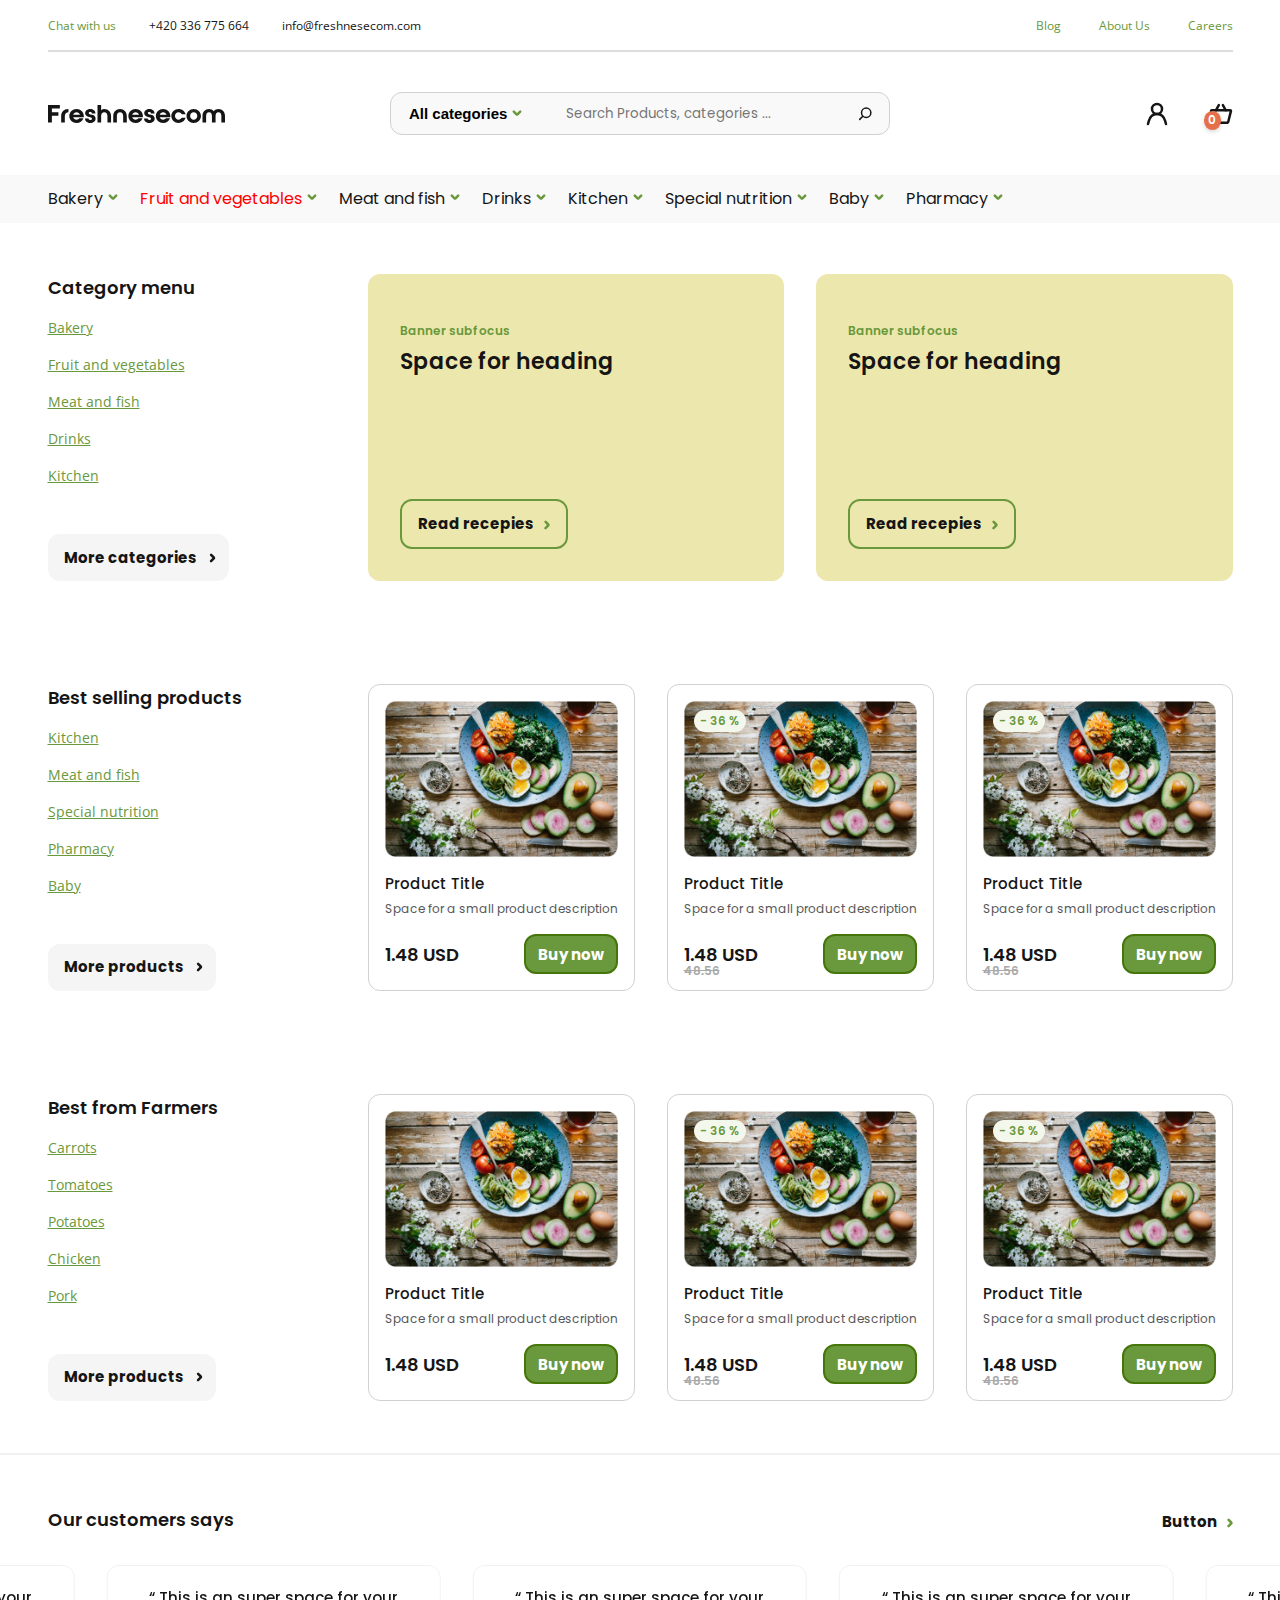
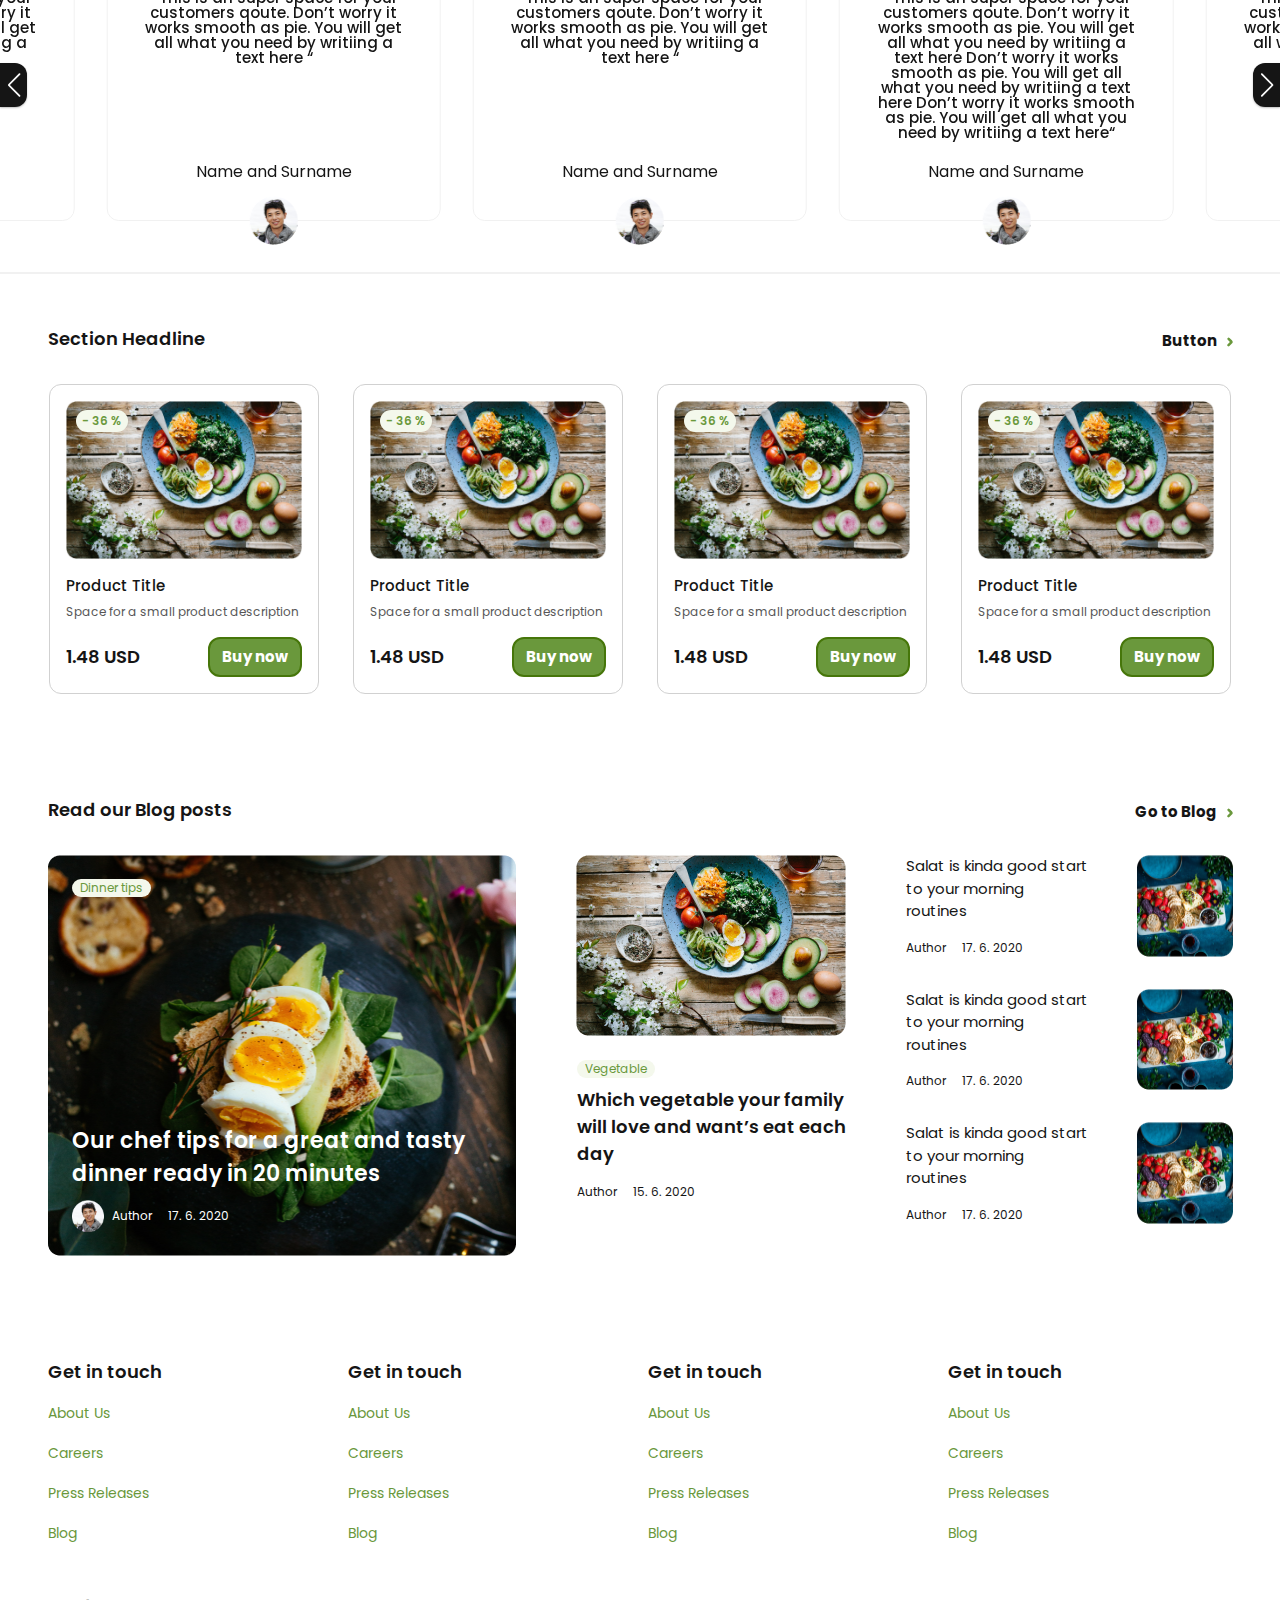
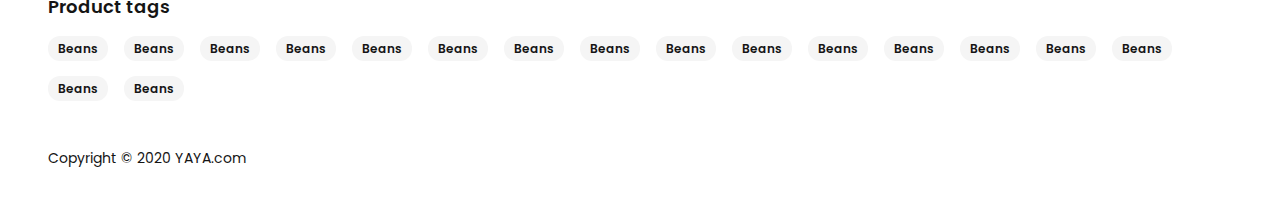
<file: index.html>
<!DOCTYPE html>
<html lang="en">
  <head>
    <meta charset="UTF-8" />
    <meta http-equiv="X-UA-Compatible" content="IE=edge" />
    <meta name="viewport" content="width=device-width, initial-scale=1.0" />
    <link
      rel="stylesheet"
      href="https://cdn.jsdelivr.net/npm/swiper@8/swiper-bundle.min.css"
    />
    <link rel="icon" href="" type="image/gif" sizes="16x16" />
    <link rel="stylesheet" href="css/main.css" />
    <title>E-comerce</title>
  </head>
  <body>
    <div class="wrapper">
      <header>
        <div class="header container">
          <div class="header__top top">
            <ul class="top-contacts">
              <li class="contact__item">
                <a href="#" class="contact__link link__green">Chat with us</a>
              </li>
              <li class="contact__item">
                <a href="tel:+420336775664" class="contact__link"
                  >+420 336 775 664</a
                >
              </li>
              <li class="contact__item">
                <a
                  href="mailto:info@freshnesecom.com"
                  target="_blank"
                  class="contact__link"
                  >info@freshnesecom.com</a
                >
              </li>
            </ul>
            <nav class="top__navigation">
              <ul class="navigation__list">
                <li class="navigation__item">
                  <a
                    href="#"
                    target="_blank"
                    class="navigation__link link__green"
                    >Blog</a
                  >
                </li>
                <li class="navigation__item">
                  <a
                    href="#"
                    target="_blank"
                    class="navigation__link link__green"
                    >About Us</a
                  >
                </li>
                <li class="navigation__item">
                  <a
                    href="#"
                    target="_blank"
                    class="navigation__link link__green"
                    >Careers</a
                  >
                </li>
              </ul>
            </nav>
          </div>
          <div class="header__middle middle">
            <a class="middle__image">
              <img src="image/logo.svg" alt="logo"/>
            </a>
            <form action="#" method="#" class="search-form">
              <div class="select__wrapper">
                <select name="categories" id="categories" class="form-select">
                  <option value="All">All categories</option>
                  <option value="gagaga">gagaga</option>
                  <option value="tatatat">tatatat</option>
                  <option value="shashasha">shashasha</option>
                </select>
              </div>
              <input
                type="text"
                class="search__input"
                placeholder="Search Products, categories ..."
              />
              <button class="search__button" type="button"></button>
            </form>
            <div class="header__user user">
              <a href="#" class="user__profile">
                <img src="image/header/user.svg" alt="user" />
              </a>
              <div class="user__basket">
                <img src="image/header/basket.svg" alt="basket" />
                <p class="basket__amount">0</p>
              </div>

              <div class="bkg-modal">
                <div class="basket-modal">
                  <h3 class="modal__title">Shopping cart</h3>
                  <div class="modal__body"></div>
                  <div class="modal__total">
                    <div class="total__subtotal">
                      <h4>Subtotal</h4>
                      <span class="total__total-price">0</span>
                      <span>USD</span>
                    </div>
                    <div class="total__buttons">
                      <button class="continue close-modal">
                        Continue shopping
                      </button>
                      <a href="chechout/checkout.html" class="Checkout">Go to Checkout</a>
                    </div>
                  </div>
                </div>
              </div>
            </div>
          </div>
        </div>
        <div class="chapters">
          <div class="container">
            <ul class="chapter__list">
              <li>
                <a href="#">Bakery</a>
              </li>
              <li>
                <a class="link-fruit" href="fruits/fruit.html" style="color: red;"
                  >Fruit and vegetables</a
                >
              </li>
              <li>
                <a href="#">Meat and fish</a>
              </li>
              <li>
                <a href="#">Drinks</a>
              </li>
              <li>
                <a href="#">Kitchen</a>
              </li>
              <li>
                <a href="#">Special nutrition</a>
              </li>
              <li>
                <a href="#">Baby</a>
              </li>
              <li>
                <a href="#">Pharmacy</a>
              </li>
            </ul>
          </div>
        </div>
      </header>
      <main>
        <!--------------------------------------------------------------------->
        <section class="category-menu loyut container">
          <div class="menu__block">
            <h4 class="title">Category menu</h4>
            <ul class="menu__list">
              <li data-tab="#tab_6" class="tab__item">Bakery</li>
              <li data-tab="#tab_7" class="tab__item">Fruit and vegetables</li>
              <li data-tab="#tab_8" class="tab__item">Meat and fish</li>
              <li data-tab="#tab_9" class="tab__item">Drinks</li>
              <li data-tab="#tab_10" class="tab__item">Kitchen</li>
            </ul>
            <a href="#" class="menu__button">More categories</a>
          </div>
          <div class="category-menu__content">
            <div id="tab_6" class="tab-content">
              <article class="category-menu__article article">
                <h4 class="article__subtitle">Banner subfocus</h4>
                <h3 class="article__title">Space for heading</h3>
                <a href="#" class="article__button">Read recepies</a>
              </article>
              <article class="category-menu__article article">
                <h4 class="article__subtitle">Banner subfocus</h4>
                <h3 class="article__title">Space for heading</h3>
                <a href="#" class="article__button">Read recepies</a>
              </article>
            </div>
            <div id="tab_7" class="tab-content">
              <article class="category-menu__article article">
                <h4 class="article__subtitle">Banner subfocus</h4>
              </article>
              <article class="category-menu__article article">
                <h3 class="article__title">Space for heading</h3>
                <a href="#" class="article__button">Read recepies</a>
              </article>
            </div>
            <div id="tab_8" class="tab-content">
              <article class="category-menu__article article">
                <h4 class="article__subtitle">Banner subfocus</h4>
              </article>
            </div>
            <div id="tab_9" class="tab-content">
              <article class="category-menu__article article">
                <h4 class="article__subtitle">
                  Lorem ipsum dolor sit amet consectetur, adipisicing elit.
                  Architecto, officia reiciendis vero amet rerum sit sequi
                  aperiam consequatur facilis, quidem doloribus minus quam enim
                  eaque doloremque quis nemo eos quo.
                </h4>
              </article>
              <article class="category-menu__article article">
                <h3 class="article__title">Space for heading</h3>
                <a href="#" class="article__button">Read recepies</a>
              </article>
            </div>
            <div id="tab_10" class="tab-content">
              <article class="category-menu__article article">
                <h4 class="article__subtitle">Banner subfocus</h4>
              </article>
              <article class="category-menu__article article">
                <h3 class="article__title">Space for heading</h3>
                <a href="#" class="article__button">Read recepies</a>
              </article>
              <article class="category-menu__article article">
                <h3 class="article__title">Space for heading</h3>
                <a href="#" class="article__button">Read recepies</a>
              </article>
              <article class="category-menu__article article">
                <h3 class="article__title">Space for heading</h3>
                <a href="#" class="article__button">Read recepies</a>
              </article>
            </div>
          </div>
        </section>
        <!--------------------------------------------------------------------->
        <section class="best loyut container">
          <div class="menu__block">
            <h4 class="title">Best selling products</h4>
            <ul class="menu__list">
              <li class="menu__tab" data-tab="#tab_1">Kitchen</li>
              <li class="menu__tab" data-tab="#tab_2">Meat and fish</li>
              <li class="menu__tab" data-tab="#tab_3">Special nutrition</li>
              <li class="menu__tab" data-tab="#tab_4">Pharmacy</li>
              <li class="menu__tab" data-tab="#tab_5">Baby</li>
            </ul>
            <a href="#" class="menu__button">More products</a>
          </div>
          <div class="best__body">
            <div class="body__tabs" id="tab_1">
              <article class="best__article" data-id="01">
                <a href="#" class="best__image"
                  ><img
                    src="image/best/card.png"
                    alt="content"
                    class="best__img"
                /></a>
                <h4 class="best__title">Product Title</h4>
                <p class="best__text">Space for a small product description</p>
                <div class="best__price">
                  <p class="best__number">1.48 USD</p>
                  <button class="best__button">Buy now</button>
                </div>
              </article>
              <article class="best__article" data-id="02">
                <a href="#" class="best__image"
                  ><img
                    src="image/best/card.png"
                    alt="content"
                    class="best__img"
                /></a>
                <span class="discount">- 36 %</span>
                <h4 class="best__title">Product Title</h4>
                <p class="best__text">Space for a small product description</p>
                <div class="best__price">
                  <p class="best__number">1.48 USD</p>
                  <span>48.56</span>
                  <button class="best__button">Buy now</button>
                </div>
              </article>
              <article class="best__article" data-id="03">
                <a href="#" class="best__image"
                  ><img
                    src="image/best/card.png"
                    alt="content"
                    class="best__img"
                /></a>
                <span class="discount">- 36 %</span>
                <h4 class="best__title">Product Title</h4>
                <p class="best__text">Space for a small product description</p>
                <div class="best__price">
                  <p class="best__number">1.48 USD</p>
                  <span>48.56</span>
                  <button class="best__button">Buy now</button>
                </div>
              </article>
            </div>
            <div class="body__tabs" id="tab_2">
              <article class="best__article" data-id="04">
                <a href="#" class="best__image"
                  ><img
                    src="image/best/card.png"
                    alt="content"
                    class="best__img"
                /></a>
                <h4 class="best__title">Product Title</h4>
                <p class="best__text">Space for a small product description</p>
                <div class="best__price">
                  <p class="best__number">1.48 USD</p>
                  <button class="best__button">Buy now</button>
                </div>
              </article>
              <article class="best__article" data-id="05">
                <a href="#" class="best__image"
                  ><img
                    src="image/best/card.png"
                    alt="content"
                    class="best__img"
                /></a>
                <h4 class="best__title">Product Title</h4>
                <p class="best__text">Space for a small product description</p>
                <div class="best__price">
                  <p class="best__number">1.48 USD</p>
                  <button class="best__button">Buy now</button>
                </div>
              </article>
            </div>
            <div class="body__tabs" id="tab_3">
              <article class="best__article" data-id="06">
                <a href="#" class="best__image"
                  ><img
                    src="../image/best/card.png"
                    alcontentt=""
                    class="best__image"
                /></a>
                <h4 class="best__title">Product Title</h4>
                <p class="best__text">
                  Lorem ipsum dolor, sit amet consectetur adipisicing elit.
                  Veritatis molestiae, hic asperiores sequi iure nesciunt quo
                  saepe tempora dolorem minus, laborum quidem modi pariatur
                  iste? Totam esse pariatur hic nobis!
                </p>
                <div class="best__price">
                  <p class="best__number">1.48 USD</p>
                  <button class="best__button">Buy now</button>
                </div>
              </article>
              <article class="best__article" data-id="07">
                <a href="#" class="best__image"
                  ><img
                    src="image/best/card.png"
                    alt="content"
                    class="best__img"
                /></a>
                <span class="discount">- 36 %</span>
                <h4 class="best__title">Product Title</h4>
                <p class="best__text">Space for a small product description</p>
                <div class="best__price">
                  <p class="best__number">1.48 USD</p>
                  <span>48.56</span>
                  <button class="best__button">Buy now</button>
                </div>
              </article>
              <article class="best__article" data-id="08">
                <a href="#" class="best__image"
                  ><img
                    src="image/best/card.png"
                    alt="content"
                    class="best__img"
                /></a>
                <span class="discount">- 36 %</span>
                <h4 class="best__title">Product Title</h4>
                <p class="best__text">Space for a small product description</p>
                <div class="best__price">
                  <p class="best__number">1.48 USD</p>
                  <span>48.56</span>
                  <button class="best__button">Buy now</button>
                </div>
              </article>
            </div>
            <div class="body__tabs" id="tab_4">
              <article class="best__article" data-id="09">
                <a href="#" class="best__image"
                  ><img
                    src="image/best/card.png"
                    alt="content"
                    class="best__img"
                /></a>
                <h4 class="best__title">Product Title</h4>
                <p class="best__text">Space for a small product description</p>
                <div class="best__price">
                  <p class="best__number">1.48 USD</p>
                  <button class="best__button">Buy now</button>
                </div>
              </article>
              <article class="best__article" data-id="10">
                <a href="#" class="best__image"
                  ><img
                    src="image/best/card.png"
                    alt="content"
                    class="best__img"
                /></a>
                <span class="discount">- 36 %</span>
                <h4 class="best__title">Product Title</h4>
                <p class="best__text">Space for a small product description</p>
                <div class="best__price">
                  <p class="best__number">1.48 USD</p>
                  <span>48.56</span>
                  <button class="best__button">Buy now</button>
                </div>
              </article>
              <article class="best__article" data-id="11">
                <a href="#" class="best__image"
                  ><img
                    src="image/best/card.png"
                    alt="content"
                    class="best__img"
                /></a>
                <span class="discount">- 36 %</span>
                <h4 class="best__title">Product Title</h4>
                <p class="best__text">Space for a small product description</p>
                <div class="best__price">
                  <p class="best__number">1.48 USD</p>
                  <span>48.56</span>
                  <button class="best__button">Buy now</button>
                </div>
              </article>
            </div>
            <div class="body__tabs" id="tab_5">
              <article class="best__article" data-id="12">
                <a href="#" class="best__image"
                  ><img
                    src="image/best/card.png"
                    alt="content"
                    class="best__img"
                /></a>
                <h4 class="best__title">Product Title</h4>
                <p class="best__text">Space for a small product description</p>
                <div class="best__price">
                  <p class="best__number">1.48 USD</p>
                  <button class="best__button">Buy now</button>
                </div>
              </article>
              <article class="best__article" data-id="13">
                <a href="#" class="best__image"
                  ><img
                    src="image/best/card.png"
                    alt="content"
                    class="best__img"
                /></a>
                <span class="discount">- 36 %</span>
                <h4 class="best__title">Product Title</h4>
                <p class="best__text">Space for a small product description</p>
                <div class="best__price">
                  <p class="best__number">1.48 USD</p>
                  <span>48.56</span>
                  <button class="best__button">Buy now</button>
                </div>
              </article>
              <article class="best__article" data-id="14">
                <a href="#" class="best__image"
                  ><img
                    src="image/best/card.png"
                    alt="content"
                    class="best__img"
                /></a>
                <span class="discount">- 36 %</span>
                <h4 class="best__title">Product Title</h4>
                <p class="best__text">Space for a small product description</p>
                <div class="best__price">
                  <p class="best__number">1.48 USD</p>
                  <span>48.56</span>
                  <button class="best__button">Buy now</button>
                </div>
              </article>
            </div>
          </div>
        </section>
        <!--------------------------------------------------------------------->
        <section class="best loyut container">
          <div class="menu__block">
            <h4 class="title">Best from Farmers</h4>
            <ul class="menu__list">
              <li class="second" data-tab="#tab_11">Carrots</li>
              <li class="second" data-tab="#tab_12">Tomatoes</li>
              <li class="second" data-tab="#tab_13">Potatoes</li>
              <li class="second" data-tab="#tab_14">Chicken</li>
              <li class="second" data-tab="#tab_15">Pork</li>
            </ul>
            <a href="#" class="menu__button">More products</a>
          </div>
          <div class="best__body">
            <div class="second-body" id="tab_11">
              <article class="best__article" data-id="15">
                <a href="#" class="best__image"
                  ><img
                    src="image/best/card.png"
                    alt="content"
                    class="best__img"
                /></a>
                <h4 class="best__title">Product Title</h4>
                <p class="best__text">Space for a small product description</p>
                <div class="best__price">
                  <p class="best__number">1.48 USD</p>
                  <button class="best__button">Buy now</button>
                </div>
              </article>
              <article class="best__article" data-id="16">
                <a href="#" class="best__image"
                  ><img
                    src="image/best/card.png"
                    alt="content"
                    class="best__img"
                /></a>
                <span class="discount">- 36 %</span>
                <h4 class="best__title">Product Title</h4>
                <p class="best__text">Space for a small product description</p>
                <div class="best__price">
                  <p class="best__number">1.48 USD</p>
                  <span>48.56</span>
                  <button class="best__button">Buy now</button>
                </div>
              </article>
              <article class="best__article" data-id="17">
                <a href="#" class="best__image"
                  ><img
                    src="image/best/card.png"
                    alt="content"
                    class="best__img"
                /></a>
                <span class="discount">- 36 %</span>
                <h4 class="best__title">Product Title</h4>
                <p class="best__text">Space for a small product description</p>
                <div class="best__price">
                  <p class="best__number">1.48 USD</p>
                  <span>48.56</span>
                  <button class="best__button">Buy now</button>
                </div>
              </article>
            </div>
            <div class="second-body" id="tab_12">
              <article class="best__article" data-id="18">
                <a href="#" class="best__image"
                  ><img
                    src="image/best/card.png"
                    alt="content"
                    class="best__img"
                /></a>
                <h4 class="best__title">Product Title</h4>
                <p class="best__text">Space for a small product description</p>
                <div class="best__price">
                  <p class="best__number">1.48 USD</p>
                  <button class="best__button">Buy now</button>
                </div>
              </article>
              <article class="best__article" data-id="19">
                <a href="#" class="best__image"
                  ><img
                    src="image/best/card.png"
                    alt="content"
                    class="best__img"
                /></a>
                <h4 class="best__title">Product Title</h4>
                <p class="best__text">Space for a small product description</p>
                <div class="best__price">
                  <p class="best__number">1.48 USD</p>
                  <button class="best__button">Buy now</button>
                </div>
              </article>
            </div>
            <div class="second-body" id="tab_13">
              <article class="best__article" data-id="20">
                <a href="#" class="best__image"
                  ><img
                    src="image/best/card.png"
                    alt="content"
                    class="best__img"
                /></a>
                <h4 class="best__title">Product Title</h4>
                <p class="best__text">
                  Lorem ipsum dolor, sit amet consectetur adipisicing elit.
                  Veritatis molestiae, hic asperiores sequi iure nesciunt quo
                  saepe tempora dolorem minus, laborum quidem modi pariatur
                  iste? Totam esse pariatur hic nobis!
                </p>
                <div class="best__price">
                  <p class="best__number">1.48 USD</p>
                  <button class="best__button">Buy now</button>
                </div>
              </article>
              <article class="best__article" data-id="21">
                <a href="#" class="best__image"
                  ><img
                    src="image/best/card.png"
                    alt="content"
                    class="best__img"
                /></a>
                <span class="discount">- 36 %</span>
                <h4 class="best__title">Product Title</h4>
                <p class="best__text">Space for a small product description</p>
                <div class="best__price">
                  <p class="best__number">1.48 USD</p>
                  <span>48.56</span>
                  <button class="best__button">Buy now</button>
                </div>
              </article>
              <article class="best__article" data-id="22">
                <a href="#" class="best__image"
                  ><img
                    src="image/best/card.png"
                    alt="content"
                    class="best__img"
                /></a>
                <span class="discount">- 36 %</span>
                <h4 class="best__title">Product Title</h4>
                <p class="best__text">Space for a small product description</p>
                <div class="best__price">
                  <p class="best__number">1.48 USD</p>
                  <span>48.56</span>
                  <button class="best__button">Buy now</button>
                </div>
              </article>
            </div>
            <div class="second-body" id="tab_14">
              <article class="best__article" data-id="23">
                <a href="#" class="best__image"
                  ><img
                    src="image/best/card.png"
                    alt="content"
                    class="best__img"
                /></a>
                <h4 class="best__title">Product Title</h4>
                <p class="best__text">Space for a small product description</p>
                <div class="best__price">
                  <p class="best__number">1.48 USD</p>
                  <button class="best__button">Buy now</button>
                </div>
              </article>
              <article class="best__article" data-id="24">
                <a href="#" class="best__image"
                  ><img
                    src="image/best/card.png"
                    alt="content"
                    class="best__img"
                /></a>
                <span class="discount">- 36 %</span>
                <h4 class="best__title">Product Title</h4>
                <p class="best__text">Space for a small product description</p>
                <div class="best__price">
                  <p class="best__number">1.48 USD</p>
                  <span>48.56</span>
                  <button class="best__button">Buy now</button>
                </div>
              </article>
              <article class="best__article" data-id="25">
                <a href="#" class="best__image"
                  ><img
                    src="image/best/card.png"
                    alt="content"
                    class="best__img"
                /></a>
                <span class="discount">- 36 %</span>
                <h4 class="best__title">Product Title</h4>
                <p class="best__text">Space for a small product description</p>
                <div class="best__price">
                  <p class="best__number">1.48 USD</p>
                  <span>48.56</span>
                  <button class="best__button">Buy now</button>
                </div>
              </article>
            </div>
            <div class="second-body" id="tab_15">
              <article class="best__article" data-id="26">
                <a href="#" class="best__image"
                  ><img
                    src="image/best/card.png"
                    alt="content"
                    class="best__img"
                /></a>
                <h4 class="best__title">Product Title</h4>
                <p class="best__text">Space for a small product description</p>
                <div class="best__price">
                  <p class="best__number">1.48 USD</p>
                  <button class="best__button">Buy now</button>
                </div>
              </article>
              <article class="best__article" data-id="27">
                <a href="#" class="best__image"
                  ><img
                    src="image/best/card.png"
                    alt="content"
                    class="best__img"
                /></a>
                <span class="discount">- 36 %</span>
                <h4 class="best__title">Product Title</h4>
                <p class="best__text">Space for a small product description</p>
                <div class="best__price">
                  <p class="best__number">1.48 USD</p>
                  <span>48.56</span>
                  <button class="best__button">Buy now</button>
                </div>
              </article>
              <article class="best__article" data-id="28">
                <a href="#" class="best__image"
                  ><img
                    src="image/best/card.png"
                    alt="content"
                    class="best__img"
                /></a>
                <span class="discount">- 36 %</span>
                <h4 class="best__title">Product Title</h4>
                <p class="best__text">Space for a small product description</p>
                <div class="best__price">
                  <p class="best__number">1.48 USD</p>
                  <span>48.56</span>
                  <button class="best__button">Buy now</button>
                </div>
              </article>
            </div>
          </div>
        </section>
        <!--------------------------------------------------------------------->

        <section class="customers">
          <div class="customers__head container">
            <h2 class="customers__title title">Our customers says</h2>
            <a href="#" class="customers__button">Button</a>
          </div>
          <div class="customers-content">
            <div class="customers-swiper swiper-container">
              <div class="customers-wrapper swiper-wrapper">
                <div class="customers-slide swiper-slide">
                  <blockquote class="customers__blockquote">
                    “ This is an super space for your customers qoute. Don’t
                    worry it works smooth as pie. You will get all what you need
                    by writiing a text here “
                  </blockquote>
                  <p class="customers__name">Name and Surname</p>
                </div>
                <div class="customers-slide swiper-slide">
                  <blockquote class="customers__blockquote">
                    “ This is an super space for your customers qoute. Don’t
                    worry it works smooth as pie. You will get all what you need
                    by writiing a text here Don’t worry it works smooth as pie.
                    You will get all what you need by writiing a text here Don’t
                    worry it works smooth as pie. You will get all what you need
                    by writiing a text here“
                  </blockquote>
                  <p class="customers__name">Name and Surname</p>
                </div>
                <div class="customers-slide swiper-slide">
                  <blockquote class="customers__blockquote">
                    “ This is an super space for your customers qoute. Don’t
                    worry it works smooth as pie. You will get all what you need
                    by writiing a text here “
                  </blockquote>
                  <p class="customers__name">Name and Surname</p>
                </div>
                <div class="customers-slide swiper-slide">
                  <blockquote class="customers__blockquote">
                    “ This is an super space for your customers qoute. Don’t
                    worry it works smooth as pie. You will get all what you need
                    by writiing a text here “
                  </blockquote>
                  <p class="customers__name">Name and Surname</p>
                </div>
              </div>
              <div class="swiper-button-prev"></div>
              <div class="swiper-button-next"></div>
            </div>
          </div>
        </section>
        <!--------------------------------------------------------------------->
        <section class="headline container">
          <div class="customers__head">
            <h2 class="customers__title title">Section Headline</h2>
            <a href="#" class="customers__button">Button</a>
          </div>
          <div class="headline__body">
            <article class="best__article">
               <a href="#" class="best__image"
                 ><img src="image/best/card.png" alt="content" class="best__img"
               /></a>
               <span class="discount">- 36 %</span>
               <h4 class="best__title">Product Title</h4>
               <p class="best__text">Space for a small product description</p>
               <div class="best__price">
                 <p class="best__number">1.48 USD</p>
                 <button class="best__button">Buy now</button>
               </div>
             </article>
            <article class="best__article">
              <a href="#" class="best__image"
                ><img src="image/best/card.png" alt="content" class="best__img"
              /></a>
              <span class="discount">- 36 %</span>
              <h4 class="best__title">Product Title</h4>
              <p class="best__text">Space for a small product description</p>
              <div class="best__price">
                <p class="best__number">1.48 USD</p>
                <button class="best__button">Buy now</button>
              </div>
            </article>
            <article class="best__article">
              <a href="#" class="best__image"
                ><img src="image/best/card.png" alt="content" class="best__img"
              /></a>
              <span class="discount">- 36 %</span>
              <h4 class="best__title">Product Title</h4>
              <p class="best__text">Space for a small product description</p>
              <div class="best__price">
                <p class="best__number">1.48 USD</p>
                <button class="best__button">Buy now</button>
              </div>
            </article>
            <article class="best__article">
              <a href="#" class="best__image"
                ><img src="image/best/card.png" alt="content" class="best__img"
              /></a>
              <span class="discount">- 36 %</span>
              <h4 class="best__title">Product Title</h4>
              <p class="best__text">Space for a small product description</p>
              <div class="best__price">
                <p class="best__number">1.48 USD</p>
                <button class="best__button">Buy now</button>
              </div>
            </article>
          </div>
        </section>
        <!--------------------------------------------------------------------->

        <section class="blog container">
          <div class="customers__head">
            <h2 class="customers__title title">Read our Blog posts</h2>
            <a href="#" class="customers__button">Go to Blog</a>
          </div>
          <div class="blog__content">
            <div class="content__dinner">
              <img src="image/blog/dinner.png" alt="dinner" />
              <span class="dinner__tips">Dinner tips</span>
              <div class="dinner__text">
                <h4 class="big-title">
                  Our chef tips for a great and tasty dinner ready in 20 minutes
                </h4>
                <p class="author">Author<span>17. 6. 2020</span></p>
              </div>
            </div>
            <div class="content__vegetables">
              <img src="image/best/card.png" alt="card" />
              <div class="vegetables__text">
                <p class="vegetables__tips">Vegetable</p>
                <h4 class="vegetables__title">
                  Which vegetable your family will love and want’s eat each day
                </h4>
                <p class="author">Author<span>15. 6. 2020</span></p>
              </div>
            </div>
            <div class="content__recepts">
              <div class="recepts__item">
                <div class="recepts__text">
                  <h4 class="recepts__title">
                    Salat is kinda good start to your morning routines
                  </h4>
                  <p class="author">Author<span>17. 6. 2020</span></p>
                </div>
                <img src="image/blog/salad.png" alt="salad" />
              </div>
              <div class="recepts__item">
                <div class="recepts__text">
                  <h4 class="recepts__title">
                    Salat is kinda good start to your morning routines
                  </h4>
                  <p class="author">Author<span>17. 6. 2020</span></p>
                </div>
                <img src="image/blog/salad.png" alt="salad" />
              </div>
              <div class="recepts__item">
                <div class="recepts__text">
                  <h4 class="recepts__title">
                    Salat is kinda good start to your morning routines
                  </h4>
                  <p class="author">Author<span>17. 6. 2020</span></p>
                </div>
                <img src="image/blog/salad.png" alt="salad" />
              </div>
            </div>
          </div>
        </section>
      </main>

      <footer>
        <div class="container">
          <div class="footer-top">
            <ul class="footer__top-list">
              <li>
                <a href="#">Get in touch</a>
              </li>
              <li>
                <a href="#">About Us</a>
              </li>
              <li>
                <a href="#">Careers</a>
              </li>
              <li>
                <a href="#">Press Releases</a>
              </li>
              <li>
                <a href="#">Blog</a>
              </li>
            </ul>
            <ul class="footer__top-list">
              <li>
                <a href="#">Get in touch</a>
              </li>
              <li>
                <a href="#">About Us</a>
              </li>
              <li>
                <a href="#">Careers</a>
              </li>
              <li>
                <a href="#">Press Releases</a>
              </li>
              <li>
                <a href="#">Blog</a>
              </li>
            </ul>
            <ul class="footer__top-list">
              <li>
                <a href="#">Get in touch</a>
              </li>
              <li>
                <a href="#">About Us</a>
              </li>
              <li>
                <a href="#">Careers</a>
              </li>
              <li>
                <a href="#">Press Releases</a>
              </li>
              <li>
                <a href="#">Blog</a>
              </li>
            </ul>
            <ul class="footer__top-list">
              <li>
                <a href="#">Get in touch</a>
              </li>
              <li>
                <a href="#">About Us</a>
              </li>
              <li>
                <a href="#">Careers</a>
              </li>
              <li>
                <a href="#">Press Releases</a>
              </li>
              <li>
                <a href="#">Blog</a>
              </li>
            </ul>
          </div>
          <div class="footer__midle">
            <h4>Product tags</h4>
            <ul class="midle__list">
              <li>
                <a href="#">Beans</a>
              </li>
              <li>
                <a href="#">Beans</a>
              </li>
              <li>
                <a href="#">Beans</a>
              </li>
              <li>
                <a href="#">Beans</a>
              </li>
              <li>
                <a href="#">Beans</a>
              </li>
              <li>
                <a href="#">Beans</a>
              </li>
              <li>
                <a href="#">Beans</a>
              </li>
              <li>
                <a href="#">Beans</a>
              </li>
              <li>
                <a href="#">Beans</a>
              </li>
              <li>
                <a href="#">Beans</a>
              </li>
              <li>
                <a href="#">Beans</a>
              </li>
              <li>
                <a href="#">Beans</a>
              </li>
              <li>
                <a href="#">Beans</a>
              </li>
              <li>
                <a href="#">Beans</a>
              </li>
              <li>
                <a href="#">Beans</a>
              </li>
              <li>
                <a href="#">Beans</a>
              </li>
              <li>
                <a href="#">Beans</a>
              </li>
            </ul>
          </div>
          <p class="copy">Copyright © 2020 YAYA.com</p>
        </div>
      </footer>
    </div>
    <script src="https://cdn.jsdelivr.net/npm/swiper@8/swiper-bundle.min.js"></script>
    <script src="script/basket.js"></script>
    <script src="script/main.js"></script>
  </body>
</html>
</file>
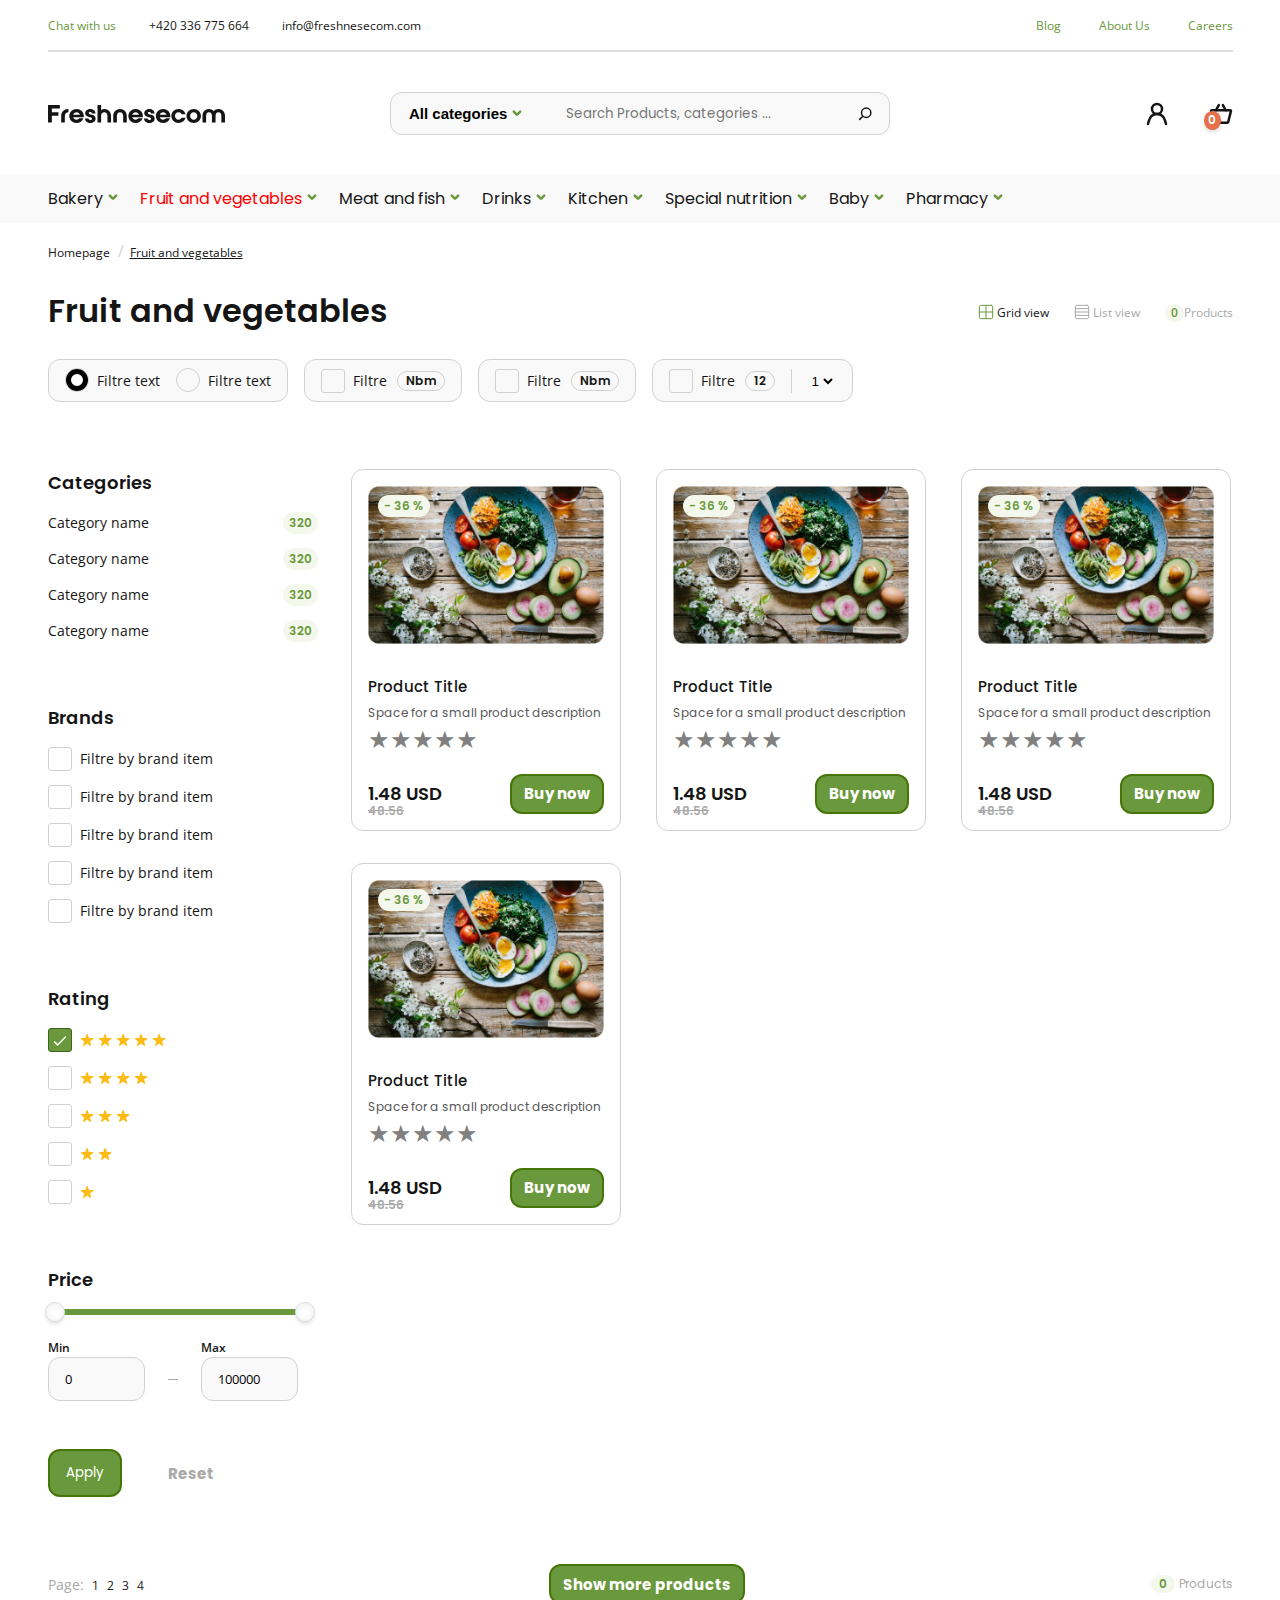
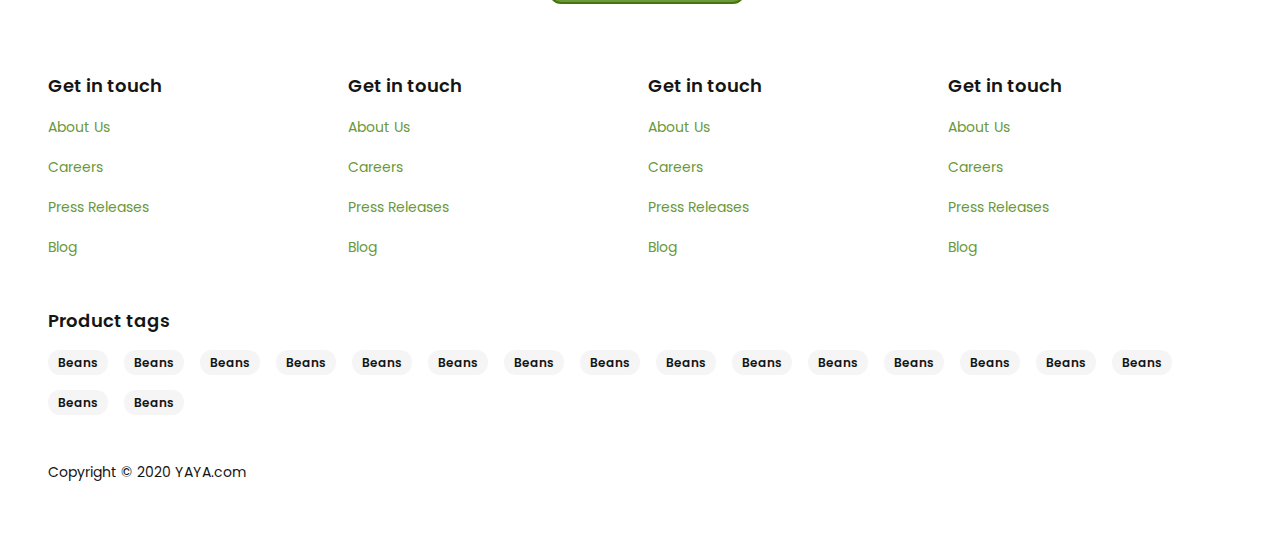
<file: fruits/fruit.html>
<!DOCTYPE html>
<html lang="en">
  <head>
    <meta charset="UTF-8" />
    <meta http-equiv="X-UA-Compatible" content="IE=edge" />
    <meta name="viewport" content="width=device-width, initial-scale=1.0" />
    <link rel="icon" href="" type="image/gif" sizes="16x16" />
    <link rel="stylesheet" href="css/nouislider.css" />
    <link rel="stylesheet" href="css/fruit.css" />
    <title>Fruit and vegetables</title>
  </head>

  <body>
    <div class="wrapper">
      <header>
        <div class="header container">
          <div class="header__top top">
            <ul class="top-contacts">
              <li class="contact__item">
                <a href="#" class="contact__link link__green">Chat with us</a>
              </li>
              <li class="contact__item">
                <a href="tel:+420336775664" class="contact__link"
                  >+420 336 775 664</a
                >
              </li>
              <li class="contact__item">
                <a
                  href="mailto:info@freshnesecom.com"
                  target="_blank"
                  class="contact__link"
                  >info@freshnesecom.com</a
                >
              </li>
            </ul>
            <nav class="top__navigation">
              <ul class="navigation__list">
                <li class="navigation__item">
                  <a
                    href="#"
                    target="_blank"
                    class="navigation__link link__green"
                    >Blog</a
                  >
                </li>
                <li class="navigation__item">
                  <a
                    href="#"
                    target="_blank"
                    class="navigation__link link__green"
                    >About Us</a
                  >
                </li>
                <li class="navigation__item">
                  <a
                    href="#"
                    target="_blank"
                    class="navigation__link link__green"
                    >Careers</a
                  >
                </li>
              </ul>
            </nav>
          </div>
          <div class="header__middle middle">
            <a href="../index.html" class="middle__image">
              <img src="image/logo.svg" alt="logo" />
            </a>
            <form action="#" method="#" class="search-form">
              <div class="select__wrapper">
                <select name="categories" id="" class="form-select">
                  <option value="All">All categories</option>
                  <option value="gagaga">gagaga</option>
                  <option value="tatatat">tatatat</option>
                  <option value="shashasha">shashasha</option>
                </select>
              </div>
              <input
                type="text"
                class="search__input"
                placeholder="Search Products, categories ..."
              />
              <button class="search__button" type="button"></button>
            </form>
            <div class="header__user user">
              <a href="#" class="user__profile">
                <img src="image/header/user.svg" alt="user" />
              </a>
              <div class="user__basket">
                <img src="image/header/basket.svg" alt="basket" />
                <p class="basket__amount">0</p>
              </div>

              <div class="bkg-modal">
                <div class="basket-modal">
                  <h3 class="modal__title">Shopping cart</h3>
                  <div class="modal__body"></div>
                  <div class="modal__total">
                    <div class="total__subtotal">
                      <h4>Subtotal</h4>
                      <span class="total__total-price">0</span>
                      <span>USD</span>
                    </div>
                    <div class="total__buttons">
                      <button class="continue close-modal">
                        Continue shopping
                      </button>
                      <a href="../chechout/checkout.html" class="Checkout">Go to Checkout</a>
                    </div>
                  </div>
                </div>
              </div>
            </div>
          </div>
        </div>
        <div class="chapters">
          <div class="container">
            <ul class="chapter__list">
              <li>
                <a href="#">Bakery</a>
              </li>
              <li>
                <a
                  style="color: red"
                  >Fruit and vegetables</a
                >
              </li>
              <li>
                <a href="#">Meat and fish</a>
              </li>
              <li>
                <a href="#">Drinks</a>
              </li>
              <li>
                <a href="#">Kitchen</a>
              </li>
              <li>
                <a href="#">Special nutrition</a>
              </li>
              <li>
                <a href="#">Baby</a>
              </li>
              <li>
                <a href="#">Pharmacy</a>
              </li>
            </ul>
          </div>
        </div>
      </header>
      <main>
        <div class="breadcrumbs">
          <div class="container">
            <ul class="breadcrumbs__list">
              <li title="main page">
                <a href="../index.html">Homepage</a>
              </li>
              <li>
                <a>Fruit and vegetables</a>
              </li>
            </ul>
          </div>
        </div>
        <div class="top-body container">
          <h2>Fruit and vegetables</h2>
          <div class="how-view">
            <p class="tab-link grid" data-tabs="#data-1">
              <svg
                width="16"
                height="16"
                viewBox="0 0 16 16"
                fill="none"
                xmlns="http://www.w3.org/2000/svg"
              >
                <path
                  d="M13.334 1.33331H2.66732C1.93094 1.33331 1.33398 1.93027 1.33398 2.66665V13.3333C1.33398 14.0697 1.93094 14.6666 2.66732 14.6666H13.334C14.0704 14.6666 14.6673 14.0697 14.6673 13.3333V2.66665C14.6673 1.93027 14.0704 1.33331 13.334 1.33331Z"
                  stroke="inherit"
                  stroke-linecap="round"
                  stroke-linejoin="round"
                />
                <path
                  d="M1.33398 8H14.6673"
                  stroke="inherit"
                  stroke-linecap="round"
                  stroke-linejoin="round"
                />
                <path
                  d="M8 1.33331V14.6666"
                  stroke="inherit"
                  stroke-linecap="round"
                  stroke-linejoin="round"
                />
              </svg>
              Grid view
            </p>
            <p class="tab-link list" data-tabs="#data-2">
              <svg
                width="16"
                height="16"
                viewBox="0 0 16 16"
                fill="none"
                xmlns="http://www.w3.org/2000/svg"
              >
                <path
                  d="M13.334 1.33331H2.66732C1.93094 1.33331 1.33398 1.93027 1.33398 2.66665V13.3333C1.33398 14.0697 1.93094 14.6666 2.66732 14.6666H13.334C14.0704 14.6666 14.6673 14.0697 14.6673 13.3333V2.66665C14.6673 1.93027 14.0704 1.33331 13.334 1.33331Z"
                  stroke="inherit"
                  stroke-linecap="round"
                  stroke-linejoin="round"
                />
                <path
                  d="M1.33398 4.66663H14.6673"
                  stroke="inherit"
                  stroke-linecap="round"
                  stroke-linejoin="round"
                />
                <path
                  d="M1.33398 8H14.6673"
                  stroke="inherit"
                  stroke-linecap="round"
                  stroke-linejoin="round"
                />
                <path
                  d="M1.33398 11.3333H14.6673"
                  stroke="inherit"
                  stroke-linecap="round"
                  stroke-linejoin="round"
                />
              </svg>
              List view
            </p>
            <div class="prod-block">
              <span class="sml-green">0</span>
              <p class="prodacts">Products</p>
            </div>
          </div>
        </div>
        <div class="form__container container">
          <form action="#" method="#" class="top-form">
            <div class="filter__radio">
              <div class="filter__item">
                <label for="filter-radio-1" class="discr">Filtre text</label>
                <input
                  id="filter-radio-1"
                  class="radio"
                  checked
                  type="radio"
                  name="howFilter"
                  value="byType"
                />
                <span class="fake"></span>
              </div>
              <div class="filter__item">
                <label for="filter-radio-2" class="discr">Filtre text</label>
                <input
                  id="filter-radio-2"
                  class="radio"
                  type="radio"
                  name="howFilter"
                  value="byType"
                />
                <span class="fake"></span>
              </div>
            </div>
            <div class="filter__checkbox">
              <input
                type="checkbox"
                name="ckeck"
                value="yes"
                id="checkbox-1"
                class="checkbox__input"
              />
              <span class="checkbox__fake"></span>
              <label for="checkbox-1" class="discr">Filtre</label>
              <p class="nbm">Nbm</p>
            </div>
            <div class="filter__checkbox">
              <input
                type="checkbox"
                name="ckeck"
                value="yes"
                id="checkbox-2"
                class="checkbox__input"
              />
              <span class="checkbox__fake"></span>
              <label for="checkbox-2" class="discr">Filtre</label>
              <p class="nbm">Nbm</p>
            </div>
            <div>
              <div class="filter__wrapper">
                <div class="filter__checkbox">
                  <input
                    type="checkbox"
                    name="ckeck"
                    value="yes"
                    id="checkbox-3"
                    class="checkbox__input"
                  />
                  <span class="checkbox__fake"></span>
                  <label for="checkbox-3" class="discr">Filtre</label>
                  <p class="nbm">12</p>
                </div>
                <div class="filter__select">
                  <select name="select" id="#">
                    <option value="1">1</option>
                    <option value="2">2</option>
                    <option value="3">3</option>
                  </select>
                </div>
              </div>
            </div>
          </form>
        </div>
        <section class="shop__content">
          <div class="shop-body container">
            <div class="side__bar-open"><span></span></div>
            <form class="side__bar">
              <div class="side-category def-list">
                <h4 class="title">Categories</h4>
                <div class="side-item">
                  <p>Category name</p>
                  <span class="sml-green">320</span>
                </div>
                <div class="side-item">
                  <p>Category name</p>
                  <span class="sml-green">320</span>
                </div>
                <div class="side-item">
                  <p>Category name</p>
                  <span class="sml-green">320</span>
                </div>
                <div class="side-item">
                  <p>Category name</p>
                  <span class="sml-green">320</span>
                </div>
              </div>
              <div class="side-brands def-list">
                <h4 class="title">Brands</h4>
                <div class="brands-item">
                  <input
                    type="checkbox"
                    name="ckeck"
                    value="yes"
                    id="brands-1"
                    class="checkbox__input"
                  />
                  <span class="checkbox__fake"></span>
                  <label for="brands-1" class="discr"
                    >Filtre by brand item</label
                  >
                </div>
                <div class="brands-item">
                  <input
                    type="checkbox"
                    name="ckeck"
                    value="yes"
                    id="brands-2"
                    class="checkbox__input"
                  />
                  <span class="checkbox__fake"></span>
                  <label for="brands-2" class="discr"
                    >Filtre by brand item</label
                  >
                </div>
                <div class="brands-item">
                  <input
                    type="checkbox"
                    name="ckeck"
                    value="yes"
                    id="brands-3"
                    class="checkbox__input"
                  />
                  <span class="checkbox__fake"></span>
                  <label for="brands-3" class="discr"
                    >Filtre by brand item</label
                  >
                </div>
                <div class="brands-item">
                  <input
                    type="checkbox"
                    name="ckeck"
                    value="yes"
                    id="brands-4"
                    class="checkbox__input"
                  />
                  <span class="checkbox__fake"></span>
                  <label for="brands-4" class="discr"
                    >Filtre by brand item</label
                  >
                </div>
                <div class="brands-item">
                  <input
                    type="checkbox"
                    name="ckeck"
                    value="yes"
                    id="brands-5"
                    class="checkbox__input"
                  />
                  <span class="checkbox__fake"></span>
                  <label for="brands-5" class="discr"
                    >Filtre by brand item</label
                  >
                </div>
              </div>
              <div class="side__rating def-list">
                <h4 class="title">Rating</h4>
                <div class="brands-item">
                  <input
                    type="radio"
                    checked
                    name="ckeck"
                    value="yes"
                    id="rating-1"
                    class="checkbox__input"
                  />
                  <span class="checkbox__fake"></span>
                  <label for="rating-1" class="discr">
                    <img src="image/star.svg" alt="star" />
                    <img src="image/star.svg" alt="star" />
                    <img src="image/star.svg" alt="star" />
                    <img src="image/star.svg" alt="star" />
                    <img src="image/star.svg" alt="star" />
                  </label>
                </div>
                <div class="brands-item">
                  <input
                    type="radio"
                    name="ckeck"
                    value="yes"
                    id="rating-2"
                    class="checkbox__input"
                  />
                  <span class="checkbox__fake"></span>
                  <label for="rating-2" class="discr">
                    <img src="image/star.svg" alt="star" />
                    <img src="image/star.svg" alt="star" />
                    <img src="image/star.svg" alt="star" />
                    <img src="image/star.svg" alt="star" />
                  </label>
                </div>
                <div class="brands-item">
                  <input
                    type="radio"
                    name="ckeck"
                    value="yes"
                    id="rating-3"
                    class="checkbox__input"
                  />
                  <span class="checkbox__fake"></span>
                  <label for="rating-3" class="discr">
                    <img src="image/star.svg" alt="star" />
                    <img src="image/star.svg" alt="star" />
                    <img src="image/star.svg" alt="star" />
                  </label>
                </div>
                <div class="brands-item">
                  <input
                    type="radio"
                    name="ckeck"
                    value="yes"
                    id="rating-4"
                    class="checkbox__input"
                  />
                  <span class="checkbox__fake"></span>
                  <label for="rating-4" class="discr">
                    <img src="image/star.svg" alt="star" />
                    <img src="image/star.svg" alt="star" />
                  </label>
                </div>
                <div class="brands-item">
                  <input
                    type="radio"
                    name="ckeck"
                    value="yes"
                    id="rating-5"
                    class="checkbox__input"
                  />
                  <span class="checkbox__fake"></span>
                  <label for="rating-5" class="discr">
                    <img src="image/star.svg" alt="star" />
                  </label>
                </div>
              </div>
              <div class="side__price">
                <h4 class="title">Price</h4>
                <div class="price__slider" id="range-slider"></div>
                <div class="price__inputs">
                  <label class="price__label">
                    <div class="label__span">Min</div>
                    <input
                      type="number"
                      min="0"
                      max="100000"
                      placeholder="0"
                      class="price__input"
                      id="input-0"
                    />
                  </label>
                  <label class="price__label">
                    <div class="label__span">Max</div>
                    <input
                      type="number"
                      min="0"
                      max="100000"
                      placeholder="100000"
                      class="price__input"
                      id="input-1"
                    />
                  </label>
                </div>
              </div>
              <div class="side__buttons">
                <button class="button" type="button" id="frutButton">
                  Apply
                </button>
                <button class="button-reset" type="reset">Reset</button>
              </div>
            </form>
            <div class="main__content">
              <div id="data-1" class="body-content">
                <div class="grid-content">
                  <article class="best__article" data-id="id-1">
                    <a href="#" class="best__image"
                      ><img
                        src="../image/best/card.png"
                        alt="card"
                        class="best__image"
                    /></a>
                    <span class="discount">- 36 %</span>
                    <h4 class="best__title">Product Title</h4>
                    <p class="best__text">
                      Space for a small product description
                    </p>
                    <div class="rating" data-total-value="0">
                      <div class="rating__item" data-item-value="5">★</div>
                      <div class="rating__item" data-item-value="4">★</div>
                      <div class="rating__item" data-item-value="3">★</div>
                      <div class="rating__item" data-item-value="2">★</div>
                      <div class="rating__item" data-item-value="1">★</div>
                    </div>
                    <div class="best__price">
                      <p class="best__number">1.48 USD</p>
                      <span>48.56</span>
                      <button class="best__button">Buy now</button>
                    </div>
                  </article>
                  
                  <article class="best__article" data-id="id-2">
                    <a href="#" class="best__image"
                      ><img
                        src="../image/best/card.png"
                        alt="card"
                        class="best__image"
                    /></a>
                    <span class="discount">- 36 %</span>
                    <h4 class="best__title">Product Title</h4>
                    <p class="best__text">
                      Space for a small product description
                    </p>
                    <div class="rating" data-total-value="0">
                      <div class="rating__item" data-item-value="5">★</div>
                      <div class="rating__item" data-item-value="4">★</div>
                      <div class="rating__item" data-item-value="3">★</div>
                      <div class="rating__item" data-item-value="2">★</div>
                      <div class="rating__item" data-item-value="1">★</div>
                    </div>
                    <div class="best__price">
                      <p class="best__number">1.48 USD</p>
                      <span>48.56</span>
                      <button class="best__button">Buy now</button>
                    </div>
                  </article>
                  <article class="best__article" data-id="id-3">
                    <a href="#" class="best__image"
                      ><img
                        src="../image/best/card.png"
                        alt="card"
                        class="best__image"
                    /></a>
                    <span class="discount">- 36 %</span>
                    <h4 class="best__title">Product Title</h4>
                    <p class="best__text">
                      Space for a small product description
                    </p>
                    <div class="rating" data-total-value="0">
                      <div class="rating__item" data-item-value="5">★</div>
                      <div class="rating__item" data-item-value="4">★</div>
                      <div class="rating__item" data-item-value="3">★</div>
                      <div class="rating__item" data-item-value="2">★</div>
                      <div class="rating__item" data-item-value="1">★</div>
                    </div>
                    <div class="best__price">
                      <p class="best__number">1.48 USD</p>
                      <span>48.56</span>
                      <button class="best__button">Buy now</button>
                    </div>
                  </article>
                  <article class="best__article" data-id="id-4">
                    <a href="#" class="best__image"
                      ><img
                        src="../image/best/card.png"
                        alt="card"
                        class="best__image"
                    /></a>
                    <span class="discount">- 36 %</span>
                    <h4 class="best__title">Product Title</h4>
                    <p class="best__text">
                      Space for a small product description
                    </p>
                    <div class="rating" data-total-value="0">
                      <div class="rating__item" data-item-value="5">★</div>
                      <div class="rating__item" data-item-value="4">★</div>
                      <div class="rating__item" data-item-value="3">★</div>
                      <div class="rating__item" data-item-value="2">★</div>
                      <div class="rating__item" data-item-value="1">★</div>
                    </div>
                    <div class="best__price">
                      <p class="best__number">1.48 USD</p>
                      <span>48.56</span>
                      <button class="best__button">Buy now</button>
                    </div>
                  </article>
                </div>
              </div>
              <div id="data-2" class="body-content">
                <div class="line-content">
                  <article class="line-item">
                    <div class="line-image">
                      <img src="../image/blog/dinner.png" alt="card" />
                    </div>
                    <div class="line__body">
                      <div class="line-left">
                        <h4 class="title">Product title</h4>
                        <p class="best__text">
                          Space for a small product description
                        </p>
                        <div class="rating" data-total-value="0">
                          <div class="rating__item" data-item-value="5">★</div>
                          <div class="rating__item" data-item-value="4">★</div>
                          <div class="rating__item" data-item-value="3">★</div>
                          <div class="rating__item" data-item-value="2">★</div>
                          <div class="rating__item" data-item-value="1">★</div>
                        </div>

                        <div class="left__decriptions">
                          <ul>
                            <li>Fresheness</li>
                            <li>Farm</li>
                            <li>Delivery</li>
                            <li>Stock</li>
                          </ul>
                          <ul>
                            <li><span>New</span>(Extra fresh)</li>
                            <li>Grocery Tarm Fields</li>
                            <li>Europe</li>
                            <li><span>320 pcs</span></li>
                          </ul>
                        </div>
                      </div>
                      <div class="line-right">
                        <p class="best__number">1.48 USD</p>
                        <span>48.56</span>
                        <p class="right-delivery">
                          Free Shipping<span>Delivery in 1 day</span>
                        </p>
                        <a href="#" class="best__button">Product Detail</a>
                        <button class="right-wish">Add to wish list</button>
                      </div>
                    </div>
                  </article>
                  <article class="line-item">
                    <div class="line-image">
                      <img src="../image/blog/dinner.png" alt="dinner" />
                    </div>
                    <div class="line__body">
                      <div class="line-left">
                        <h4 class="title">Product title</h4>
                        <p class="best__text">
                          Space for a small product description
                        </p>
                        <div class="rating" data-total-value="0">
                          <div class="rating__item" data-item-value="5">★</div>
                          <div class="rating__item" data-item-value="4">★</div>
                          <div class="rating__item" data-item-value="3">★</div>
                          <div class="rating__item" data-item-value="2">★</div>
                          <div class="rating__item" data-item-value="1">★</div>
                        </div>

                        <div class="left__decriptions">
                          <ul>
                            <li>Fresheness</li>
                            <li>Farm</li>
                            <li>Delivery</li>
                            <li>Stock</li>
                          </ul>
                          <ul>
                            <li><span>New</span>(Extra fresh)</li>
                            <li>Grocery Tarm Fields</li>
                            <li>Europe</li>
                            <li><span>320 pcs</span></li>
                          </ul>
                        </div>
                      </div>
                      <div class="line-right">
                        <p class="best__number">1.48 USD</p>
                        <span>48.56</span>
                        <p class="right-delivery">
                          Free Shipping<span>Delivery in 1 day</span>
                        </p>
                        <a href="#" class="best__button">Product Detail</a>
                        <button class="right-wish">Add to wish list</button>
                      </div>
                    </div>
                  </article>
                  <article class="line-item">
                    <div class="line-image">
                      <img src="../image/blog/dinner.png" alt="dinner" />
                    </div>
                    <div class="line__body">
                      <div class="line-left">
                        <h4 class="title">Product title</h4>
                        <p class="best__text">
                          Space for a small product description
                        </p>
                        <div class="rating" data-total-value="0">
                          <div class="rating__item" data-item-value="5">★</div>
                          <div class="rating__item" data-item-value="4">★</div>
                          <div class="rating__item" data-item-value="3">★</div>
                          <div class="rating__item" data-item-value="2">★</div>
                          <div class="rating__item" data-item-value="1">★</div>
                        </div>

                        <div class="left__decriptions">
                          <ul>
                            <li>Fresheness</li>
                            <li>Farm</li>
                            <li>Delivery</li>
                            <li>Stock</li>
                          </ul>
                          <ul>
                            <li><span>New</span>(Extra fresh)</li>
                            <li>Grocery Tarm Fields</li>
                            <li>Europe</li>
                            <li><span>320 pcs</span></li>
                          </ul>
                        </div>
                      </div>
                      <div class="line-right">
                        <p class="best__number">1.48 USD</p>
                        <span>48.56</span>
                        <p class="right-delivery">
                          Free Shipping<span>Delivery in 1 day</span>
                        </p>
                        <a href="#" class="best__button">Product Detail</a>
                        <button class="right-wish">Add to wish list</button>
                      </div>
                    </div>
                  </article>
                  <article class="line-item">
                    <div class="line-image">
                      <img src="../image/blog/dinner.png" alt="dinner" />
                    </div>
                    <div class="line__body">
                      <div class="line-left">
                        <h4 class="title">Product title</h4>
                        <p class="best__text">
                          Space for a small product description
                        </p>
                        <div class="rating" data-total-value="0">
                          <div class="rating__item" data-item-value="5">★</div>
                          <div class="rating__item" data-item-value="4">★</div>
                          <div class="rating__item" data-item-value="3">★</div>
                          <div class="rating__item" data-item-value="2">★</div>
                          <div class="rating__item" data-item-value="1">★</div>
                        </div>

                        <div class="left__decriptions">
                          <ul>
                            <li>Fresheness</li>
                            <li>Farm</li>
                            <li>Delivery</li>
                            <li>Stock</li>
                          </ul>
                          <ul>
                            <li><span>New</span>(Extra fresh)</li>
                            <li>Grocery Tarm Fields</li>
                            <li>Europe</li>
                            <li><span>320 pcs</span></li>
                          </ul>
                        </div>
                      </div>
                      <div class="line-right">
                        <p class="best__number">1.48 USD</p>
                        <span>48.56</span>
                        <p class="right-delivery">
                          Free Shipping<span>Delivery in 1 day</span>
                        </p>
                        <a href="#" class="best__button">Product Detail</a>
                        <button class="right-wish">Add to wish list</button>
                      </div>
                    </div>
                  </article>
                  <article class="line-item">
                    <div class="line-image">
                      <img src="../image/blog/dinner.png" alt="dinner" />
                    </div>
                    <div class="line__body">
                      <div class="line-left">
                        <h4 class="title">Product title</h4>
                        <p class="best__text">
                          Space for a small product description
                        </p>
                        <div class="rating" data-total-value="0">
                          <div class="rating__item" data-item-value="5">★</div>
                          <div class="rating__item" data-item-value="4">★</div>
                          <div class="rating__item" data-item-value="3">★</div>
                          <div class="rating__item" data-item-value="2">★</div>
                          <div class="rating__item" data-item-value="1">★</div>
                        </div>

                        <div class="left__decriptions">
                          <ul>
                            <li>Fresheness</li>
                            <li>Farm</li>
                            <li>Delivery</li>
                            <li>Stock</li>
                          </ul>
                          <ul>
                            <li><span>New</span>(Extra fresh)</li>
                            <li>Grocery Tarm Fields</li>
                            <li>Europe</li>
                            <li><span>320 pcs</span></li>
                          </ul>
                        </div>
                      </div>
                      <div class="line-right">
                        <p class="best__number">1.48 USD</p>
                        <span>48.56</span>
                        <p class="right-delivery">
                          Free Shipping<span>Delivery in 1 day</span>
                        </p>
                        <a href="#" class="best__button">Product Detail</a>
                        <button class="right-wish">Add to wish list</button>
                      </div>
                    </div>
                  </article>
                </div>
              </div>
            </div>
          </div>
        </section>
        <div class="more container">
          <div class="page__block">
            <p>Page:</p>
            <ul class="page-number">
              <li>1</li>
              <li>2</li>
              <li>3</li>
              <li>4</li>
            </ul>
          </div>
          <button class="best__button">Show more products</button>
          <p class="more__amount"><span>0</span>Products</p>
        </div>
      </main>
      <footer>
        <div class="container">
          <div class="footer-top">
            <ul class="footer__top-list">
              <li>
                <a href="#">Get in touch</a>
              </li>
              <li>
                <a href="#">About Us</a>
              </li>
              <li>
                <a href="#">Careers</a>
              </li>
              <li>
                <a href="#">Press Releases</a>
              </li>
              <li>
                <a href="#">Blog</a>
              </li>
            </ul>
            <ul class="footer__top-list">
              <li>
                <a href="#">Get in touch</a>
              </li>
              <li>
                <a href="#">About Us</a>
              </li>
              <li>
                <a href="#">Careers</a>
              </li>
              <li>
                <a href="#">Press Releases</a>
              </li>
              <li>
                <a href="#">Blog</a>
              </li>
            </ul>
            <ul class="footer__top-list">
              <li>
                <a href="#">Get in touch</a>
              </li>
              <li>
                <a href="#">About Us</a>
              </li>
              <li>
                <a href="#">Careers</a>
              </li>
              <li>
                <a href="#">Press Releases</a>
              </li>
              <li>
                <a href="#">Blog</a>
              </li>
            </ul>
            <ul class="footer__top-list">
              <li>
                <a href="#">Get in touch</a>
              </li>
              <li>
                <a href="#">About Us</a>
              </li>
              <li>
                <a href="#">Careers</a>
              </li>
              <li>
                <a href="#">Press Releases</a>
              </li>
              <li>
                <a href="#">Blog</a>
              </li>
            </ul>
          </div>
          <div class="footer__midle">
            <h4>Product tags</h4>
            <ul class="midle__list">
              <li>
                <a href="#">Beans</a>
              </li>
              <li>
                <a href="#">Beans</a>
              </li>
              <li>
                <a href="#">Beans</a>
              </li>
              <li>
                <a href="#">Beans</a>
              </li>
              <li>
                <a href="#">Beans</a>
              </li>
              <li>
                <a href="#">Beans</a>
              </li>
              <li>
                <a href="#">Beans</a>
              </li>
              <li>
                <a href="#">Beans</a>
              </li>
              <li>
                <a href="#">Beans</a>
              </li>
              <li>
                <a href="#">Beans</a>
              </li>
              <li>
                <a href="#">Beans</a>
              </li>
              <li>
                <a href="#">Beans</a>
              </li>
              <li>
                <a href="#">Beans</a>
              </li>
              <li>
                <a href="#">Beans</a>
              </li>
              <li>
                <a href="#">Beans</a>
              </li>
              <li>
                <a href="#">Beans</a>
              </li>
              <li>
                <a href="#">Beans</a>
              </li>
            </ul>
          </div>
          <p class="copy">Copyright © 2020 YAYA.com</p>
        </div>
      </footer>
    </div>
    <script src="../script/basket.js"></script>
    <script src="../script/nouislider.min.js"></script>
    <script src="script/fruit.js"></script>
  </body>
</html>
</file>
<file: css/main.css>
@import"https://fonts.googleapis.com/css?family=Poppins:500,600,700&display=swap";@import"https://fonts.googleapis.com/css?family=Open+Sans:regular&display=swap";*{padding:0;margin:0;border:0}*,*:before,*:after{-webkit-box-sizing:border-box;box-sizing:border-box}:focus,:active{outline:none}a:focus,a:active{outline:none}nav,footer,header,aside{display:block}html,body{height:100%;width:100%;font-size:100%;line-height:1;-ms-text-size-adjust:100%;-moz-text-size-adjust:100%;-webkit-text-size-adjust:100%}input,button,textarea{font-family:inherit}input::-ms-clear{display:none}button{cursor:pointer}button::-moz-focus-inner{padding:0;border:0}a,a:visited{text-decoration:none}a:hover{text-decoration:none}ul li{list-style:none}img{vertical-align:top;display:block}h1,h2,h3,h4,h5,h6{font-size:inherit;font-weight:400}body{height:100%;line-height:1;font-family:"Poppins";color:#151515;max-width:100%;background-color:#fff;font-weight:400}.wrapper{min-height:100%;overflow:hidden;display:-webkit-box;display:-ms-flexbox;display:flex;-webkit-box-orient:vertical;-webkit-box-direction:normal;-ms-flex-direction:column;flex-direction:column}.container{max-width:1185px;padding:0px 15px;-webkit-box-sizing:content-box;box-sizing:content-box;margin:0 auto}main{-webkit-box-flex:1;-ms-flex:1 1 auto;flex:1 1 auto}::-moz-selection{background-color:#13c457}::selection{background-color:#13c457}.header{font-family:"Poppins"}.header__top{display:-webkit-box;display:-ms-flexbox;display:flex;-webkit-box-pack:justify;-ms-flex-pack:justify;justify-content:space-between;padding:1rem 0;font-family:"Open Sans";-ms-flex-wrap:wrap;flex-wrap:wrap;-webkit-column-gap:2rem;-moz-column-gap:2rem;column-gap:2rem;row-gap:1rem;border-bottom:.125rem solid rgba(21,21,21,.1450980392)}.top-contacts{display:-webkit-box;display:-ms-flexbox;display:flex;-ms-flex-wrap:wrap;flex-wrap:wrap;gap:clamp(.7rem,3vw,2.0625rem)}.contact__link{color:#151515;font-size:.75rem;line-height:1rem}.contact__link:hover{text-decoration:underline}.navigation__list{display:-webkit-box;display:-ms-flexbox;display:flex;gap:clamp(.7rem,3vw,2.375rem)}.navigation__link:hover{text-decoration:underline}.link__green{color:#6a983c;font-size:.75rem;line-height:1rem}.header__middle{display:grid;grid-template-columns:1fr 1fr minmax(90px, 1fr);padding:2.5rem 0;-webkit-box-align:center;-ms-flex-align:center;align-items:center;gap:.625rem}.search-form{display:-webkit-box;display:-ms-flexbox;display:flex;-webkit-box-align:center;-ms-flex-align:center;align-items:center;padding:.625rem 1rem;background-color:#f9f9f9;border:1px solid #d1d1d1;border-radius:12px;width:31.25rem}.select__wrapper{position:relative;margin-right:clamp(.625rem,3vw,3rem)}.select__wrapper::after{content:url(../image/arrowToBottom.svg);position:absolute;right:0;top:0;display:block;width:1rem;height:1rem;pointer-events:none}.form-select{-webkit-appearance:none;-moz-appearance:none;appearance:none;background-color:#f9f9f9;font-weight:700;font-size:15px;border:none;outline:none;cursor:pointer;padding:2px 20px 2px 2px;border-radius:5px}.form-select:focus{outline:none}.form-select option{font-weight:700;font-size:15px;margin-bottom:1rem}.search__input{background-color:#f9f9f9;width:100%;padding-right:.625rem}.search__button{background:url(../image/header/search.svg);display:inline-block;width:1rem;height:1rem;padding-right:1rem}@media(max-width: 830px){.header__middle{grid-template-columns:1fr 1fr;row-gap:1.5rem}.search-form{grid-row:2;width:100%;grid-column:1/3}}.user{display:-webkit-box;display:-ms-flexbox;display:flex;-webkit-box-pack:end;-ms-flex-pack:end;justify-content:flex-end;gap:2.5rem}.user__basket{position:relative;cursor:pointer}.basket__amount{position:absolute;bottom:-4px;left:-5px;padding:.2rem .3rem;font-weight:600;font-size:.75rem;color:#fff;background:#e6704b;-webkit-box-shadow:0px 2px 4px rgba(0,0,0,.15);box-shadow:0px 2px 4px rgba(0,0,0,.15);border-radius:50%}.bkg-modal{position:fixed;width:100%;height:100%;top:0;left:0;visibility:hidden;opacity:0;pointer-events:none;-webkit-transition:all .3s;-o-transition:all .3s;transition:all .3s;z-index:100;background-color:rgba(0,0,0,.4039215686)}.bkg-modal.open{opacity:1;pointer-events:all;visibility:visible}.basket-modal{position:fixed;top:0;bottom:0;right:0;max-width:100%;gap:1rem;padding:1rem;background-color:#fff;color:#fff;overflow:auto}.close-modal{cursor:pointer}.modal__title{color:#151515;font-weight:600;font-size:1.625rem;margin-bottom:1.5rem}.modal-card{color:#151515}.modal-card{display:-webkit-box;display:-ms-flexbox;display:flex;gap:1rem;font-size:.75rem;padding-bottom:1.375rem;margin-bottom:2rem}.card__left img{width:100px;height:60px;margin-bottom:10px}.card__what-todo{font-family:"Open Sans";font-weight:400;font-size:12px;color:#a9a9a9}.card__item:not(:last-child){margin-bottom:.5rem}.best__title{font-size:.9375rem;margin-bottom:5px}.card__farm{display:-webkit-box;display:-ms-flexbox;display:flex;-webkit-box-pack:justify;-ms-flex-pack:justify;justify-content:space-between;margin-bottom:8px}.card__farm span{color:#a9a9a9}.rating{margin-bottom:1rem}.card__price{display:-webkit-box;display:-ms-flexbox;display:flex;-webkit-box-orient:vertical;-webkit-box-direction:normal;-ms-flex-direction:column;flex-direction:column;color:#6a983c;font-weight:600;font-size:1.125rem;margin-right:4rem}.card__price span{font-size:.75rem;color:#a9a9a9;text-decoration:line-through}.bottom{display:-webkit-box;display:-ms-flexbox;display:flex}.card__pcs{display:-webkit-box;display:-ms-flexbox;display:flex;-webkit-box-align:center;-ms-flex-align:center;align-items:center;gap:.75rem;background:#f9f9f9;border:1px solid #d1d1d1;border-radius:12px;padding:.4063rem .375rem;position:relative}.card__pcs::before{content:"";position:absolute;top:50%;left:42%;-webkit-transform:translate(0, -50%);-ms-transform:translate(0, -50%);transform:translate(0, -50%);width:1px;height:20px;background-color:#a9a9a9}.card__pcs select{background:#f9f9f9}.pcs__count{color:#999898}.modal__total{color:#151515}.total__subtotal{margin-bottom:1.5rem}.total__subtotal h4{margin-bottom:.75rem}.total__subtotal span{display:inline}.total__total-price{font-size:1.625rem}.total__buttons{display:-webkit-box;display:-ms-flexbox;display:flex;-webkit-box-pack:justify;-ms-flex-pack:justify;justify-content:space-between;border-top:2px solid #7a7a7a;padding-top:1rem}.continue{font-size:.9375rem;background-color:rgba(0,0,0,0);margin-right:20px}.Checkout{font-weight:700;font-size:.9375rem;color:#fff;padding:.4063rem .75rem;background:#6a983c;border:2px solid #46760a;border-radius:12px;display:inline-block}.card__item{cursor:pointer}.card__item::before{position:relative;top:2px}.card__item:nth-child(1)::before{content:url(../image/best/01.svg);display:inline-block;width:12px;height:12px;margin-right:.3125rem}.card__item:nth-child(2)::before{content:url(../image/best/02.svg);display:inline-block;width:12px;height:12px;margin-right:.3125rem}.card__item:nth-child(3)::before{content:url(../image/best/03.svg);display:inline-block;width:12px;height:12px;margin-right:.3125rem}.lock{overflow:hidden}.chapters{background-color:#f9f9f9}.chapter__list{padding:1rem 0;display:-webkit-box;display:-ms-flexbox;display:flex;-ms-flex-wrap:wrap;flex-wrap:wrap;gap:1rem;row-gap:1rem}.chapter__list>li{position:relative;display:-webkit-box;display:-ms-flexbox;display:flex;-webkit-box-pack:justify;-ms-flex-pack:justify;justify-content:space-between;gap:5px}.chapter__list li a{color:#151515}.chapter__list>li::after{content:url(../image/arrowToBottom.svg);position:relative;top:-0.25rem;right:0;width:1rem;height:1rem;-webkit-transition:.4s;-o-transition:.4s;transition:.4s}.chapter__list li:hover::after{-webkit-transform:rotateX(-180deg);transform:rotateX(-180deg)}.chapter__link{font-weight:500;font-size:.9375rem;color:#151515;display:inline-block;cursor:pointer}footer{padding:clamp(1rem,4vw,4rem) 0;line-height:1.5}.footer-top{margin-bottom:3rem;display:grid;grid-template-columns:repeat(auto-fit, minmax(120px, 1fr));gap:1rem}.footer__top-list{display:grid;gap:1rem}.footer__top-list li:nth-child(1) a{font-weight:600;font-size:1.125rem;color:#151515}.footer__top-list li a{font-weight:400;font-size:14px;color:#6a983c}.footer__top-list li a:hover{text-decoration:underline}.footer__midle{margin-bottom:3rem}.footer__midle h4{font-weight:600;font-size:1.125rem;color:#151515;margin-bottom:1rem}.midle__list{display:-webkit-box;display:-ms-flexbox;display:flex;gap:1rem;-ms-flex-wrap:wrap;flex-wrap:wrap}.midle__list li a{font-weight:600;font-size:.75rem;color:#151515;padding:4px 10px;background-color:#f5f5f5;border-radius:.75rem;-webkit-transition:.3s;-o-transition:.3s;transition:.3s}.midle__list li a:hover{background-color:#9b9898}.copy{font-weight:400;font-size:.875rem;color:#151515}.best__article{padding:1rem;border:1px solid #d1d1d1;border-radius:12px;position:relative;display:-webkit-box;display:-ms-flexbox;display:flex;-webkit-box-orient:vertical;-webkit-box-direction:normal;-ms-flex-direction:column;flex-direction:column;position:relative;max-width:270px}.best__image{margin-bottom:1rem}.best__image img{width:100%}.discount{position:absolute;top:1.5625rem;left:1.625rem;font-weight:600;font-size:.75rem;color:#6a983c;background:#f4f8ec;border-radius:12px;padding:2px 6px}.best__title{font-weight:500;font-size:.9375rem}.best__text{font-size:.75rem;color:#575757;margin-bottom:1rem;-webkit-box-flex:1;-ms-flex:1;flex:1}.best__price{display:-webkit-box;display:-ms-flexbox;display:flex;-webkit-box-pack:justify;-ms-flex-pack:justify;justify-content:space-between;-webkit-box-align:center;-ms-flex-align:center;align-items:center}.best__price span{position:absolute;bottom:.625rem;left:1rem;font-weight:600;font-size:.75rem;text-decoration:line-through;color:#a9a9a9}.best__number{font-weight:600;font-size:1.125rem;line-height:1.5}.best__button{font-weight:700;font-size:.9375rem;color:#fff;padding:.4063rem .75rem;background-color:#6a983c;border:2px solid #46760a;border-radius:12px;display:inline-block;-webkit-transition:.3s;-o-transition:.3s;transition:.3s}.best__button:hover{background-color:#5da10a}.loyut{display:grid;grid-template-columns:clamp(12.5rem,12vw,13.75rem) 1fr;gap:clamp(1rem,10vw,7.5rem);padding:clamp(1rem,4vw,4rem) .9375rem;line-height:1.5}.title{font-weight:600;font-size:1.125rem;line-height:1.5;color:#151515;margin-bottom:1rem}.menu__list li:not(:last-child){margin-bottom:1rem}.menu__list li{font-family:"Open Sans";font-weight:400;font-size:.875rem;text-decoration-line:underline;color:#6a983c;cursor:pointer}.menu__list li:last-of-type{margin-bottom:3rem}.menu__button{font-weight:700;font-size:15px;line-height:22px;color:#151515;padding:12.5px 1rem;background:#f5f5f5;border-radius:12px;-webkit-transition:.4s;-o-transition:.4s;transition:.4s;display:inline-block}.menu__button:hover{background:#bbbaba}.menu__button::after{content:url(../image/arrowToRight.svg);display:inline-block;position:relative;top:3px;width:1rem;height:1rem;padding-left:.4375rem}@media(max-width: 876px){.loyut{grid-template-columns:1fr;gap:1rem}.menu__list{display:-webkit-box;display:-ms-flexbox;display:flex;gap:1rem;-ms-flex-wrap:wrap;flex-wrap:wrap}.menu__list li:not(last-child){margin-bottom:0}}.tab-content{display:none;grid-template-columns:repeat(auto-fill, minmax(18rem, 1fr));gap:2rem;height:100%}.active{display:grid}.article{line-height:1.5;padding:3rem 1rem 2rem 2rem;display:-webkit-box;display:-ms-flexbox;display:flex;-webkit-box-orient:vertical;-webkit-box-direction:normal;-ms-flex-direction:column;flex-direction:column;background-color:rgba(212,203,73,.4509803922);border-radius:.75rem}.article__subtitle{font-weight:600;font-size:.75rem;color:#6a983c;margin-bottom:5px}.article__title{font-weight:600;font-size:1.375rem;-webkit-box-flex:1;-ms-flex:1;flex:1;margin-bottom:4.375rem}.article__button{font-weight:700;font-size:.9375rem;color:#151515;padding:.75rem 1rem;border:2px #6a983c solid;width:-webkit-max-content;width:-moz-max-content;width:max-content;border-radius:.75rem;-webkit-transition:.4s;-o-transition:.4s;transition:.4s}.article__button:hover{background-color:rgba(87,87,87,.2745098039)}.article__button::after{content:url(../image/arrowToBottom.svg);display:inline-block;position:relative;top:.5rem;width:1rem;height:1rem;padding-left:.4375rem;-webkit-transform:rotate(-90deg);-ms-transform:rotate(-90deg);transform:rotate(-90deg)}.body__tabs,.second-body{display:none;line-height:1.5;grid-template-columns:repeat(auto-fill, minmax(16rem, 1fr));gap:2rem;justify-items:center}.body__tabs .active,.second-body .active{display:block}.active{display:grid}.customers{padding:clamp(1rem,4vw,4rem) 15px;border-bottom:2px solid #f1f1f1;border-top:2px solid #f1f1f1;position:relative}@media(max-width: 600px){.customers{padding-bottom:3rem}}.customers__head{display:-webkit-box;display:-ms-flexbox;display:flex;-webkit-box-pack:justify;-ms-flex-pack:justify;justify-content:space-between;-webkit-box-align:end;-ms-flex-align:end;align-items:flex-end;margin-bottom:2rem;gap:1rem;-ms-flex-wrap:wrap;flex-wrap:wrap}.customers__title{margin-bottom:0}.customers__button{font-weight:700;font-size:15px;line-height:22px;color:#151515}.customers__button::after{content:url(../image/arrowToBottom.svg);display:inline-block;position:relative;top:.5rem;width:1rem;height:1rem;padding-left:.4375rem;-webkit-transform:rotate(-90deg);-ms-transform:rotate(-90deg);transform:rotate(-90deg)}.customers-slide{border:1px solid #f1f1f1;border-radius:12px;padding:1.5rem 2rem 2.5rem;display:-webkit-box;display:-ms-flexbox;display:flex;-webkit-box-orient:vertical;-webkit-box-direction:normal;-ms-flex-direction:column;flex-direction:column;text-align:center;position:relative;height:auto !important}.customers-slide::after{content:url(../image/customers/photo.png);position:absolute;bottom:-1.5rem;left:50%;-webkit-transform:translateX(-50%);-ms-transform:translateX(-50%);transform:translateX(-50%);width:3rem;height:3rem}.customers__blockquote{-webkit-box-flex:1;-ms-flex:1;flex:1;font-weight:500;font-size:.9375rem;color:#151515;margin-bottom:1.5rem}.swiper-button-prev{left:0 !important;border-radius:0 12px 12px 0}.swiper-button-next{right:0 !important;border-radius:12px 0 0 12px}.swiper-button-prev,.swiper-button-next{-webkit-box-shadow:0px 1px 2px rgba(0,0,0,.25);box-shadow:0px 1px 2px rgba(0,0,0,.25);top:14.375rem !important;background-color:#151515}.swiper-button-prev::after,.swiper-button-next::after{font-size:1.5rem !important;color:#fff;padding:10px 13px}.headline{padding:clamp(1rem,4vw,4rem) 15px}.headline__body{display:grid;line-height:1.5;grid-template-columns:repeat(auto-fill, minmax(16rem, 1fr));gap:2rem;justify-items:center}.blog{padding:clamp(1rem,4vw,4rem) 15px;line-height:1.5}.blog__content{display:grid;grid-template-columns:29.3rem repeat(2, 1fr);gap:1.9688rem}@media(max-width: 1140px){.blog__content{grid-template-columns:repeat(2, 1fr);-webkit-box-align:center;-ms-flex-align:center;align-items:center}}@media(max-width: 800px){.blog__content{grid-template-columns:1fr;-webkit-column-gap:0;-moz-column-gap:0;column-gap:0}}.content__dinner{position:relative;margin:0 auto;max-width:100%}.content__dinner img{max-width:100%}.dinner__text{position:absolute;bottom:0;left:0;padding:1.5rem}.dinner__text .author{color:#fff}.dinner__text .author::before{content:"";background:url(../image/customers/photo.png) 0 0/cover;display:inline-block;width:2rem;height:2rem;margin-right:.5rem}.dinner__tips{position:absolute;top:1.5rem;left:1.5rem;color:#6a983c;padding:0 .5rem;background:#f4f8ec;border-radius:12px;font-size:.75rem}.big-title{font-weight:600;font-size:1.375rem;color:#fff;margin-bottom:.625rem}@media(max-width: 800px){.big-title{font-size:1rem}}.content__vegetables{display:-webkit-box;display:-ms-flexbox;display:flex;-webkit-box-orient:vertical;-webkit-box-direction:normal;-ms-flex-direction:column;flex-direction:column;-webkit-box-align:center;-ms-flex-align:center;align-items:center}.content__vegetables img{max-width:100%}@media(max-width: 800px){.content__vegetables{grid-row:2}}.vegetables__text{margin-top:1.5rem;max-width:16.8125rem}.vegetables__tips{color:#6a983c;padding:0 .5rem;background:#f4f8ec;border-radius:12px;font-size:.75rem;width:-webkit-max-content;width:-moz-max-content;width:max-content;margin-bottom:.5rem}.vegetables__title{font-weight:600;font-size:1.125rem;margin-bottom:1rem}.content__recepts{display:-webkit-box;display:-ms-flexbox;display:flex;-webkit-box-orient:vertical;-webkit-box-direction:normal;-ms-flex-direction:column;flex-direction:column;gap:2rem}@media(max-width: 1140px){.content__recepts{grid-column:1/3}}.recepts__item{display:-webkit-box;display:-ms-flexbox;display:flex;-webkit-box-pack:center;-ms-flex-pack:center;justify-content:center;gap:3rem}.recepts__title{font-size:.9375rem;margin-bottom:1rem}.author{font-weight:400;font-size:.75rem;display:-webkit-box;display:-ms-flexbox;display:flex;-webkit-box-align:center;-ms-flex-align:center;align-items:center}.author span{display:inline-block;padding-left:1rem}.rating{display:-webkit-box;display:-ms-flexbox;display:flex;-webkit-box-pack:end;-ms-flex-pack:end;justify-content:flex-end;-webkit-box-orient:horizontal;-webkit-box-direction:reverse;-ms-flex-direction:row-reverse;flex-direction:row-reverse}.rating__item{font-size:1.5rem;cursor:pointer;-webkit-transition:.3s;-o-transition:.3s;transition:.3s;color:gray}.rating__item:hover,.rating__item:hover~.rating__item{color:#e9da05}.rating[data-total-value="1"] .rating__item:nth-child(n+5),.rating[data-total-value="2"] .rating__item:nth-child(n+4),.rating[data-total-value="3"] .rating__item:nth-child(n+3),.rating[data-total-value="4"] .rating__item:nth-child(n+2),.rating[data-total-value="5"] .rating__item:nth-child(n+1){color:#e9da05}.lock{overflow:hidden}
</file>
<file: fruits/css/nouislider.css>
.noUi-target,
.noUi-target * {
  -webkit-touch-callout: none;
  -webkit-tap-highlight-color: rgba(0, 0, 0, 0);
  -webkit-user-select: none;
  -ms-touch-action: none;
  touch-action: none;
  -ms-user-select: none;
  -moz-user-select: none;
  user-select: none;
  -moz-box-sizing: border-box;
  box-sizing: border-box;
}
.noUi-target {
  position: relative;
}
.noUi-base,
.noUi-connects {
  width: 100%;
  height: 100%;
  position: relative;
  z-index: 1;
}

.noUi-connects {
  overflow: hidden;
  z-index: 0;
}
.noUi-connect,
.noUi-origin {
  will-change: transform;
  position: absolute;
  z-index: 1;
  top: 0;
  right: 0;
  height: 100%;
  width: 100%;
  -ms-transform-origin: 0 0;
  -webkit-transform-origin: 0 0;
  -webkit-transform-style: preserve-3d;
  transform-origin: 0 0;
  transform-style: flat;
}

.noUi-txt-dir-rtl.noUi-horizontal .noUi-origin {
  left: 0;
  right: auto;
}

.noUi-vertical .noUi-origin {
  top: -100%;
  width: 0;
}
.noUi-horizontal .noUi-origin {
  height: 0;
}
.noUi-handle {
  -webkit-backface-visibility: hidden;
  backface-visibility: hidden;
  position: absolute;
}
.noUi-touch-area {
  height: 100%;
  width: 100%;
}
.noUi-state-tap .noUi-connect,
.noUi-state-tap .noUi-origin {
  -webkit-transition: transform 0.3s;
  transition: transform 0.3s;
}
.noUi-state-drag * {
  cursor: inherit !important;
}

.noUi-horizontal {
  height: 6px;
}
.noUi-horizontal .noUi-handle {
  width: 20px;
  height: 20px;
  border-radius: 50%;
  right: -17px;
  top: -7px;
}
.noUi-vertical {
  width: 18px;
}
.noUi-vertical .noUi-handle {
  width: 28px;
  height: 34px;
  right: -6px;
  bottom: -17px;
}

.noUi-txt-dir-rtl.noUi-horizontal .noUi-handle {
  left: -17px;
  right: auto;
}

.noUi-target {
  background: #EBEBEB;
  border-radius: 4px;
  box-shadow: inset 0 1px 1px #F0F0F0, 0 3px 6px -5px #BBB;
}
.noUi-connects {
  border-radius: 3px;
}
.noUi-connect {
  background: #6A983C;
}

.noUi-draggable {
  cursor: ew-resize;
}
.noUi-vertical .noUi-draggable {
  cursor: ns-resize;
}
.noUi-handle {
  border: 1px solid #D9D9D9;
  border-radius: 3px;
  background: #FFF;
  cursor: default;
  box-shadow: inset 0 0 1px #FFF, inset 0 1px 7px #EBEBEB, 0 3px 6px -3px #BBB;
}
.noUi-active {
  box-shadow: inset 0 0 1px #FFF, inset 0 1px 7px #DDD, 0 3px 6px -3px #BBB;
}


.noUi-vertical .noUi-handle:before,
.noUi-vertical .noUi-handle:after {
  width: 14px;
  height: 1px;
  left: 6px;
  top: 14px;
}
.noUi-vertical .noUi-handle:after {
  top: 17px;
}

[disabled] .noUi-connect {
  background: #B8B8B8;
}
[disabled].noUi-target,
[disabled].noUi-handle,
[disabled] .noUi-handle {
  cursor: not-allowed;
}

.noUi-pips,
.noUi-pips * {
  -moz-box-sizing: border-box;
  box-sizing: border-box;
}
.noUi-pips {
  position: absolute;
  color: #999;
}

.noUi-value {
  position: absolute;
  white-space: nowrap;
  text-align: center;
}
.noUi-value-sub {
  color: #ccc;
  font-size: 10px;
}

.noUi-marker {
  position: absolute;
  background: #CCC;
}
.noUi-marker-sub {
  background: #AAA;
}
.noUi-marker-large {
  background: #AAA;
}

.noUi-pips-horizontal {
  padding: 10px 0;
  height: 80px;
  top: 100%;
  left: 0;
  width: 100%;
}
.noUi-value-horizontal {
  -webkit-transform: translate(-50%, 50%);
  transform: translate(-50%, 50%);
}
.noUi-rtl .noUi-value-horizontal {
  -webkit-transform: translate(50%, 50%);
  transform: translate(50%, 50%);
}
.noUi-marker-horizontal.noUi-marker {
  margin-left: -1px;
  width: 2px;
  height: 5px;
}
.noUi-marker-horizontal.noUi-marker-sub {
  height: 10px;
}
.noUi-marker-horizontal.noUi-marker-large {
  height: 15px;
}
/* Vertical layout;
 *
 */
.noUi-pips-vertical {
  padding: 0 10px;
  height: 100%;
  top: 0;
  left: 100%;
}
.noUi-value-vertical {
  -webkit-transform: translate(0, -50%);
  transform: translate(0, -50%);
  padding-left: 25px;
}
.noUi-rtl .noUi-value-vertical {
  -webkit-transform: translate(0, 50%);
  transform: translate(0, 50%);
}
.noUi-marker-vertical.noUi-marker {
  width: 5px;
  height: 2px;
  margin-top: -1px;
}
.noUi-marker-vertical.noUi-marker-sub {
  width: 10px;
}
.noUi-marker-vertical.noUi-marker-large {
  width: 15px;
}
.noUi-tooltip {
  display: block;
  position: absolute;
  border: 1px solid #D9D9D9;
  border-radius: 3px;
  background: #fff;
  color: #000;
  padding: 5px;
  text-align: center;
  white-space: nowrap;
}
.noUi-horizontal .noUi-tooltip {
  -webkit-transform: translate(-50%, 0);
  transform: translate(-50%, 0);
  left: 50%;
  bottom: 120%;
}
.noUi-vertical .noUi-tooltip {
  -webkit-transform: translate(0, -50%);
  transform: translate(0, -50%);
  top: 50%;
  right: 120%;
}
.noUi-horizontal .noUi-origin > .noUi-tooltip {
  -webkit-transform: translate(50%, 0);
  transform: translate(50%, 0);
  left: auto;
  bottom: 10px;
}
.noUi-vertical .noUi-origin > .noUi-tooltip {
  -webkit-transform: translate(0, -18px);
  transform: translate(0, -18px);
  top: auto;
  right: 28px;
}
</file>
<file: fruits/css/fruit.css>
@import "../../css/common.css";
@import url(https://fonts.googleapis.com/css?family=Open+Sans:regular&display=swap);
.sml-green {
  font-weight: 600;
  font-size: 0.75rem;
  color: #6a983c;
  background: #f4f8ec;
  border-radius: 12px;
  padding: 2px 6px;
  height: -webkit-max-content;
  height: -moz-max-content;
  height: max-content;
}

.title {
  font-weight: 600;
  font-size: 1.125rem;
  color: #151515;
  margin-bottom: 1rem;
}

.def-list div {
  margin-bottom: 0.875rem;
}

.def-list p,
label {
  font-family: "Open Sans";
  font-weight: 400;
  font-size: 0.875rem;
}

.button {
  background: #6a983c;
  border: 2px solid #46760a;
  border-radius: 0.75rem;
  color: white;
  padding: 0.75rem 1rem;
}
/*-----------------------------------breadcrumbs--------------------------------------------------------------*/
.breadcrumbs{
  padding-top: 1rem;
  padding-bottom: 1rem;
}
.breadcrumbs__list{
  display: flex;
  font-family: 'Open Sans';
}
.breadcrumbs__list li{
  position: relative;
}
.breadcrumbs__list li + li{
  text-decoration: underline;
}
.breadcrumbs__list li + li::before{
  content: '/';
  position: absolute;
  top: 50%;
  left: -12px;
  transform: translateY(-50%);
  font-size:1rem;
  color: #D1D1D1;
}
.breadcrumbs__list li:not(:last-child){
  margin-right: 1.25rem;
}
.breadcrumbs__list li a{
  
  font-weight: 400;
  font-size: 0.75rem;
  color: #151515;
}
/*--------------------------------------top-body -----------------------------------------------------------*/
main {
  line-height: 1.5;
}

.top-body {
  display: -webkit-box;
  display: -ms-flexbox;
  display: flex;
  -webkit-box-pack: justify;
  -ms-flex-pack: justify;
  justify-content: space-between;
  -webkit-box-align: center;
  -ms-flex-align: center;
  align-items: center;
  padding: 8px 15px;
}
.top-body > h2 {
  font-weight: 600;
  font-size: 2rem;
}

.how-view {
  display: -webkit-box;
  display: -ms-flexbox;
  display: flex;
  -webkit-box-align: end;
  -ms-flex-align: end;
  align-items: end;
  gap: 25px;
  font-family: "Open Sans";
  font-weight: 400;
  font-size: 0.75rem;
  color: #a9a9a9;
}
.how-view p {
  cursor: pointer;
}

.tab-link svg {
  stroke: #a9a9a9;
  display: inline-block;
  position: relative;
  top: 3px;
}

.prod-block {
  display: -webkit-box;
  display: -ms-flexbox;
  display: flex;
  -webkit-box-align: center;
  -ms-flex-align: center;
  align-items: center;
}
.prod-block span {
  padding: 0px 6px;
}
@media (max-width: 650px){
  .top-body{
    flex-direction: column;
    gap: 1rem;
  }
}
/*-----------------------------filter--------------------------------------------------------------------*/
.form__container {
  padding: 1rem;
}

.top-form {
  display: -webkit-box;
  display: -ms-flexbox;
  display: flex;
  -ms-flex-wrap: wrap;
  flex-wrap: wrap;
  gap: 1rem;
}
.top-form > div {
  border: 1.5px solid #d1d1d1;
  border-radius: 0.75rem;
  background-color: #f9f9f9;
}

.filter__radio {
  display: -webkit-box;
  display: -ms-flexbox;
  display: flex;
  padding: 0.625rem 1rem;
  gap: 1rem;
}

.filter__item {
  display: -webkit-box;
  display: -ms-flexbox;
  display: flex;
  -webkit-box-orient: horizontal;
  -webkit-box-direction: reverse;
  -ms-flex-direction: row-reverse;
  flex-direction: row-reverse;
  -webkit-box-align: center;
  -ms-flex-align: center;
  align-items: center;
  position: relative;
}

.discr {
  font-family: "Open Sans";
  font-weight: 400;
  font-size: 0.875rem;
  padding-left: 2rem;
}

.radio {
  display: none;
}
.radio:checked + .fake::before {
  opacity: 1;
}

.fake {
  width: 1.5rem;
  height: 1.5rem;
  border: 1.5px solid #d1d1d1;
  border-radius: 50%;
  position: absolute;
  top: -2px;
  left: 0;
  pointer-events: none;
}
.fake:before {
  content: "";
  position: absolute;
  display: block;
  top: 0;
  left: 0%;
  width: 100%;
  height: 100%;
  border: 0.3125rem solid black;
  background-color: white;
  border-radius: 50%;
  opacity: 0;
  -webkit-transition: 0.4s;
  transition: 0.4s;
}

.filter__checkbox {
  display: -webkit-box;
  display: -ms-flexbox;
  display: flex;
  -webkit-box-align: center;
  -ms-flex-align: center;
  align-items: center;
  padding: 0.625rem 1rem;
  position: relative;
}
.filter__checkbox .discr {
  margin-right: 0.625rem;
  padding-left: 2rem;
}

.checkbox__input {
  display: none;
}
.checkbox__input:checked + .checkbox__fake {
  opacity: 1;
  background-color: #6a983c;
  border-color: #3e631a;
}
.checkbox__input:checked + .checkbox__fake::before {
  opacity: 1;
}

.nbm {
  font-weight: 600;
  font-size: 0.75rem;
  padding: 0 0.5rem;
  border: 1.5px solid #d1d1d1;
  border-radius: 0.75rem;
}

.checkbox__fake {
  position: absolute;
  top: 50%;
  -webkit-transform: translateY(-50%);
  transform: translateY(-50%);
  left: 1rem;
  width: 1.5rem;
  height: 1.5rem;
  border: 1.5px solid #d1d1d1;
  border-radius: 3px;
  pointer-events: none;
  -webkit-transition: 0.3s;
  transition: 0.3s;
}
.checkbox__fake::before {
  content: url(../../image/check.svg);
  position: absolute;
  top: 0;
  left: 4px;
  width: 100%;
  height: 100%;
  opacity: 0;
  -webkit-transition: 0.3s;
  transition: 0.3s;
}

.filter__wrapper {
  display: -webkit-box;
  display: -ms-flexbox;
  display: flex;
  -webkit-box-align: center;
  -ms-flex-align: center;
  align-items: center;
  padding-right: 1rem;
}

.filter__select {
  padding-left: 1rem;
  border-left: 1px solid #d1d1d1;
}
.filter__select select {
  background-color: inherit;
}

/*-------------------------------------------------------------------------------------------------*/
.shop__content {
  padding: clamp(1rem, 4vw, 4rem) 0;
}

.shop-body {
  display: -ms-grid;
  display: grid;
  -ms-grid-columns: 16.875rem 32px 1fr;
  grid-template-columns: 16.875rem 1fr;
  gap: 32px;
}
@media (max-width: 1023px) {
  .shop-body {
    -ms-grid-columns: 1fr;
    grid-template-columns: 1fr;
  }
}

.side__bar {
  display: -webkit-box;
  display: -ms-flexbox;
  display: flex;
  -webkit-box-orient: vertical;
  -webkit-box-direction: normal;
  -ms-flex-direction: column;
  flex-direction: column;
  gap: 3rem;
  position: relative;
}
.side__bar-open{
  display: none;
}


.side-category {
  
}

.side-item {
  display: -webkit-box;
  display: -ms-flexbox;
  display: flex;
  -webkit-box-pack: justify;
  -ms-flex-pack: justify;
  justify-content: space-between;
}
.side-item p {
  margin-right: 0.3125rem;
}

.side-brands {
  
}

.brands-item {
  position: relative;
}
.brands-item .checkbox__fake {
  left: 0;
}
.brands-item label > img {
  display: inline-block;
  position: relative;
  top: 5px;
  width: 0.875rem;
  height: 0.875rem;
}

.side__rating {
 
}

input::-webkit-outer-spin-button,
input::-webkit-inner-spin-button {
  -webkit-appearance: none;
  margin: 0;
}

/* Firefox */
input[type="number"] {
  -moz-appearance: textfield;
}

.side__price {
  width: 250px;
}

.price__slider {
  margin-bottom: 1.5rem;
}

.price__inputs {
  display: -webkit-box;
  display: -ms-flexbox;
  display: flex;
  -webkit-box-pack: justify;
  -ms-flex-pack: justify;
  justify-content: space-between;
  gap: 2.0625rem;
}

.price__label:first-of-type {
  position: relative;
}
.price__label:first-of-type::after {
  content: "";
  position: absolute;
  top: 40px;
  left: 120px;
  width: 10px;
  height: 1px;
  background-color: #a9a9a9;
}

.label__span {
  font-weight: 600;
  font-size: 12px;
}

.price__input {
  background-color: #f9f9f9;
  border: 1px solid #d1d1d1;
  padding: 0.75rem 1rem;
  border-radius: 12px;
}

.side__buttons {
  display: -webkit-box;
  display: -ms-flexbox;
  display: flex;
  gap: 2.875rem;
}


.button-reset {
  font-weight: 700;
  font-size: 0.9375rem;
  color: #a9a9a9;
  background-color: transparent;
}

.body-content {
  display: none;
}
@media (max-width: 1023px) {
  .side__bar {
    -webkit-box-orient: horizontal;
    -webkit-box-direction: normal;
    -ms-flex-direction: row;
    flex-direction: row;
  }
  .side__buttons {
    position: absolute;
    bottom: 0;
    right: 1.9rem;
  }
}
@media (max-width: 870px){
  .side__bar{
    flex-direction: column;
    position: fixed;
    top: 0;
    right: -100%;
    bottom: 0;
    width: 400px;
    z-index: 100;
    padding: 1rem;
    padding-right: 2rem;
    background-color: hsl(192, 85%, 35%);
    overflow: auto;
    transition: 0.4s;
  }
  .side__bar.show-filter{
    right: 0;
  }

  .side__bar-open{
    z-index: 5;
    display: block;
    position: relative;
    width: 30px;
    height: 20px;
    cursor: pointer;
    padding: 15px 20px;
    justify-self: flex-end;
    background-color: #6a983c;
    border: 2px solid #46760a;
    border-radius: 12px;
  }
  .side__bar-open span,
  .side__bar-open::before,
  .side__bar-open::after{
     left: 50%;
     transform: translateX(-50%);
     position: absolute;
     height: 3px;
     width: 30px;
     transition: all 0.3s ease 0s;
     background-color: #ffffff;
  }
  .side__bar-open::before,
  .side__bar-open::after{
    content: '';
  }
  .side__bar-open::before{
    top: 4px;
  }
  .side__bar-open::after{
    bottom: 4px;
  }
  .side__bar-open span{
    top: 50%;
    transform: translate(-50%,-50%);
  }
  .side__buttons{
    position: static;
  }
}
@media (max-width: 400px){
  .side__bar{
    width: 100%;
  }
}
/*-------------------------------------------------------------------------------------------------*/
.grid-content {
  display: -ms-grid;
  display: grid;
  grid-template-columns: repeat(auto-fill, minmax(16rem, 1fr));
  gap: 2rem;
  justify-items: center;
}

.rating {
  display: -webkit-box;
  display: -ms-flexbox;
  display: flex;
  -webkit-box-pack: end;
  -ms-flex-pack: end;
  justify-content: flex-end;
  -webkit-box-orient: horizontal;
  -webkit-box-direction: reverse;
  -ms-flex-direction: row-reverse;
  flex-direction: row-reverse;
}

.rating__item {
  font-size: 1.5rem;
  cursor: pointer;
  -webkit-transition: 0.3s;
  transition: 0.3s;
  color: grey;
}

.rating__item:hover,
.rating__item:hover ~ .rating__item {
  color: #e9da05;
}

.rating[data-total-value="1"] .rating__item:nth-child(n + 5),
.rating[data-total-value="2"] .rating__item:nth-child(n + 4),
.rating[data-total-value="3"] .rating__item:nth-child(n + 3),
.rating[data-total-value="4"] .rating__item:nth-child(n + 2),
.rating[data-total-value="5"] .rating__item:nth-child(n + 1) {
  color: #e9da05;
}

.line-content {
  display: -webkit-box;
  display: -ms-flexbox;
  display: flex;
  -webkit-box-orient: vertical;
  -webkit-box-direction: normal;
  -ms-flex-direction: column;
  flex-direction: column;
  gap: 2rem;
}

.line-item {
  display: -ms-grid;
  display: grid;
  -ms-grid-columns: 16.875rem 2rem 1fr;
  grid-template-columns: 16.875rem 1fr;
  -webkit-box-align: center;
  -ms-flex-align: center;
  align-items: center;
  padding: 1rem;
  border: 1px solid #d1d1d1;
  gap: 2rem;
  border-radius: 0.75rem;
}
@media (max-width: 767.8px) {
  .line-item {
    -ms-grid-columns: 1fr;
    grid-template-columns: 1fr;
    max-width: 400px;
    align-self: center;
  }
}

.line-image {
  border-radius: 12px;
  height: 100%;
}
.line-image img {
  width: 100%;
  height: 100%;
  object-fit: cover;
  border-radius: 0.75rem;
}

.line__body {
  display: -webkit-box;
  display: -ms-flexbox;
  display: flex;
  width: 100%;
  -webkit-box-pack: justify;
  -ms-flex-pack: justify;
  justify-content: space-between;
  gap: clamp(2rem, 5vw, 6rem);
}

.best__text {
  margin-bottom: 0;
}

.left__decriptions {
  display: -webkit-box;
  display: -ms-flexbox;
  display: flex;
  gap: 2rem;
}
.left__decriptions ul li {
  font-family: "Open Sans";
  font-weight: 400;
  font-size: 0.875rem;
  color: #a9a9a9;
  margin-bottom: 0.75rem;
}
.left__decriptions ul li:last-of-type {
  margin-bottom: 0;
}
.left__decriptions ul li span {
  color: #6a983c;
}

.line-right .best__number {
  margin-bottom: 1rem;
}
.line-right .best__button {
  margin-bottom: 0.75rem;
}

.right-delivery {
  font-family: "Open Sans";
  font-weight: 400;
  font-size: 0.875rem;
  color: #a9a9a9;
  margin-bottom: 1.5rem;
}
.right-delivery span {
  display: block;
}

.right-wish {
  padding: 0.375rem 0.75rem;
  background-color: #f5f5f5;
  border-radius: 0.75rem;
  font-weight: 700;
  font-size: 15px;
  color: #151515;
}
@media (max-width: 450px){
  .line__body{
    gap: 1rem;
  }
  .left__decriptions{
    gap: 1rem;
  }
}
/*---------------------------more----------------------------------------------------------------------*/
.more {
  display: -webkit-box;
  display: -ms-flexbox;
  display: flex;
  -webkit-box-pack: justify;
  -ms-flex-pack: justify;
  justify-content: space-between;
  padding: 1rem;
  -webkit-box-align: center;
  -ms-flex-align: center;
  align-items: center;
}

.page__block {
  display: -webkit-box;
  display: -ms-flexbox;
  display: flex;
  -webkit-box-align: end;
  -ms-flex-align: end;
  align-items: flex-end;
}
.page__block P {
  margin-right: 0.5rem;
  font-family: "Open Sans";
  font-weight: 400;
  font-size: 0.875rem;
  color: #a9a9a9;
}

.page-number {
  display: -webkit-box;
  display: -ms-flexbox;
  display: flex;
  gap: 0.5rem;
}
.page-number li {
  font-size: 0.75rem;
  font-family: "Open Sans";
  font-weight: 400;
}

.more__amount {
  font-size: 0.75rem;
  color: #a9a9a9;
}
.more__amount span {
  display: inline-block;
  padding: 0 0.5rem;
  font-weight: 600;
  font-size: 0.75rem;
  margin-right: 0.25rem;
  color: #6a983c;
  background: #f4f8ec;
  border-radius: 12px;
}

.active {
  display: block;
}

.green {
  color: #151515;
}
.green svg {
  stroke: #6a983c;
}

@media (max-width: 766px){
  .more .best__button{
    display: none;
  }
}
</file>
